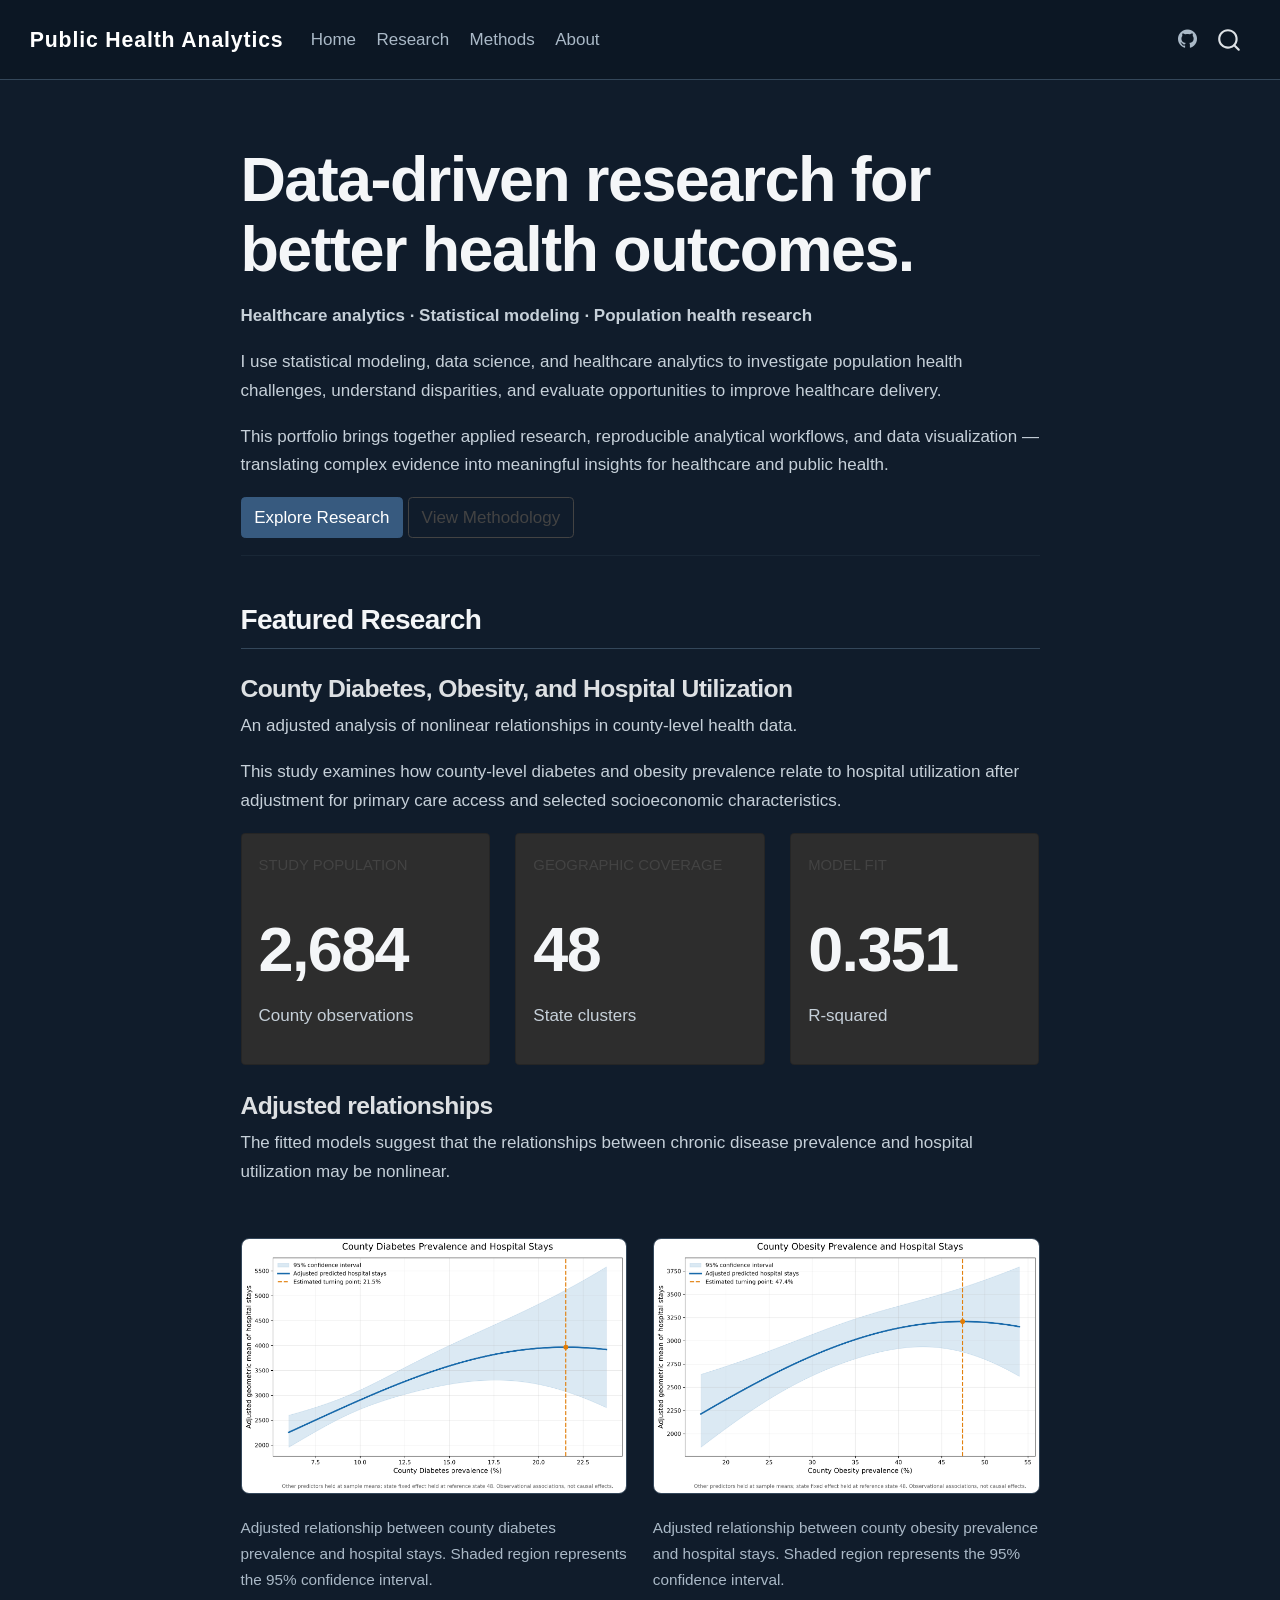
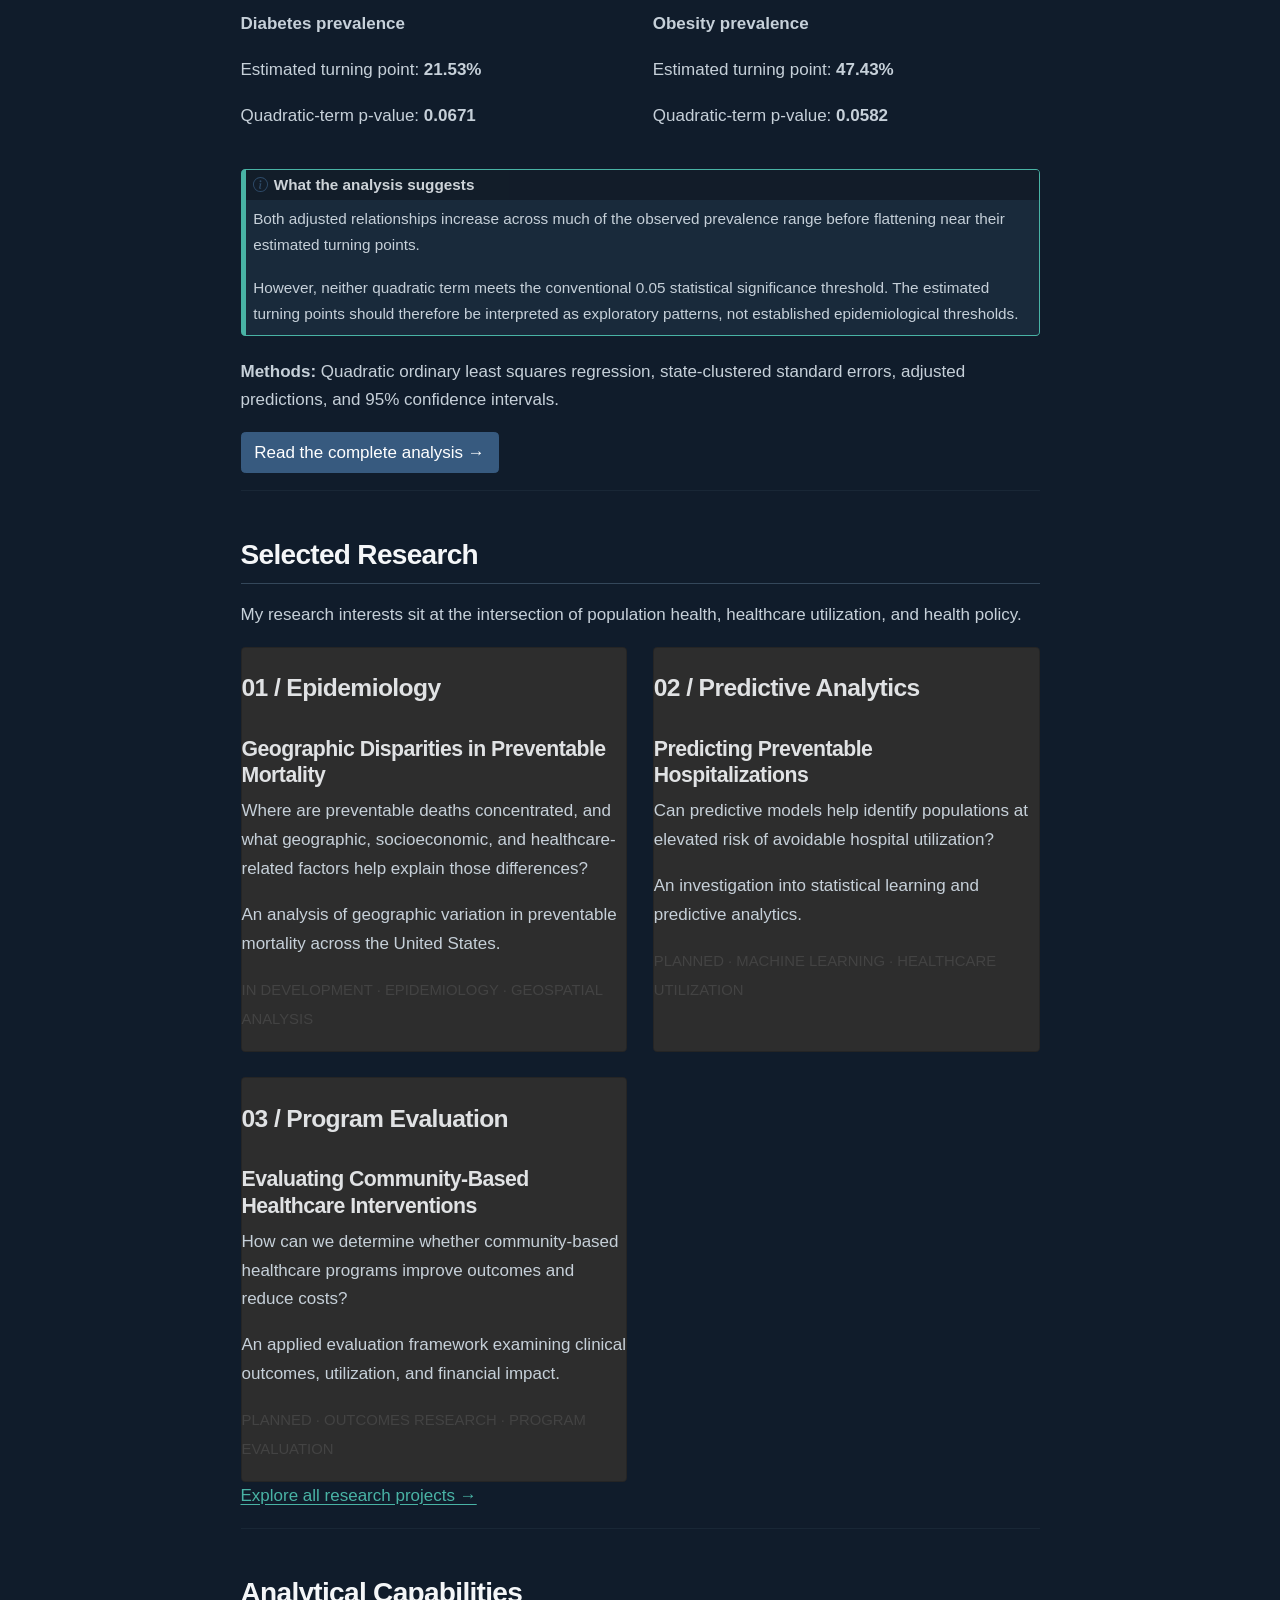
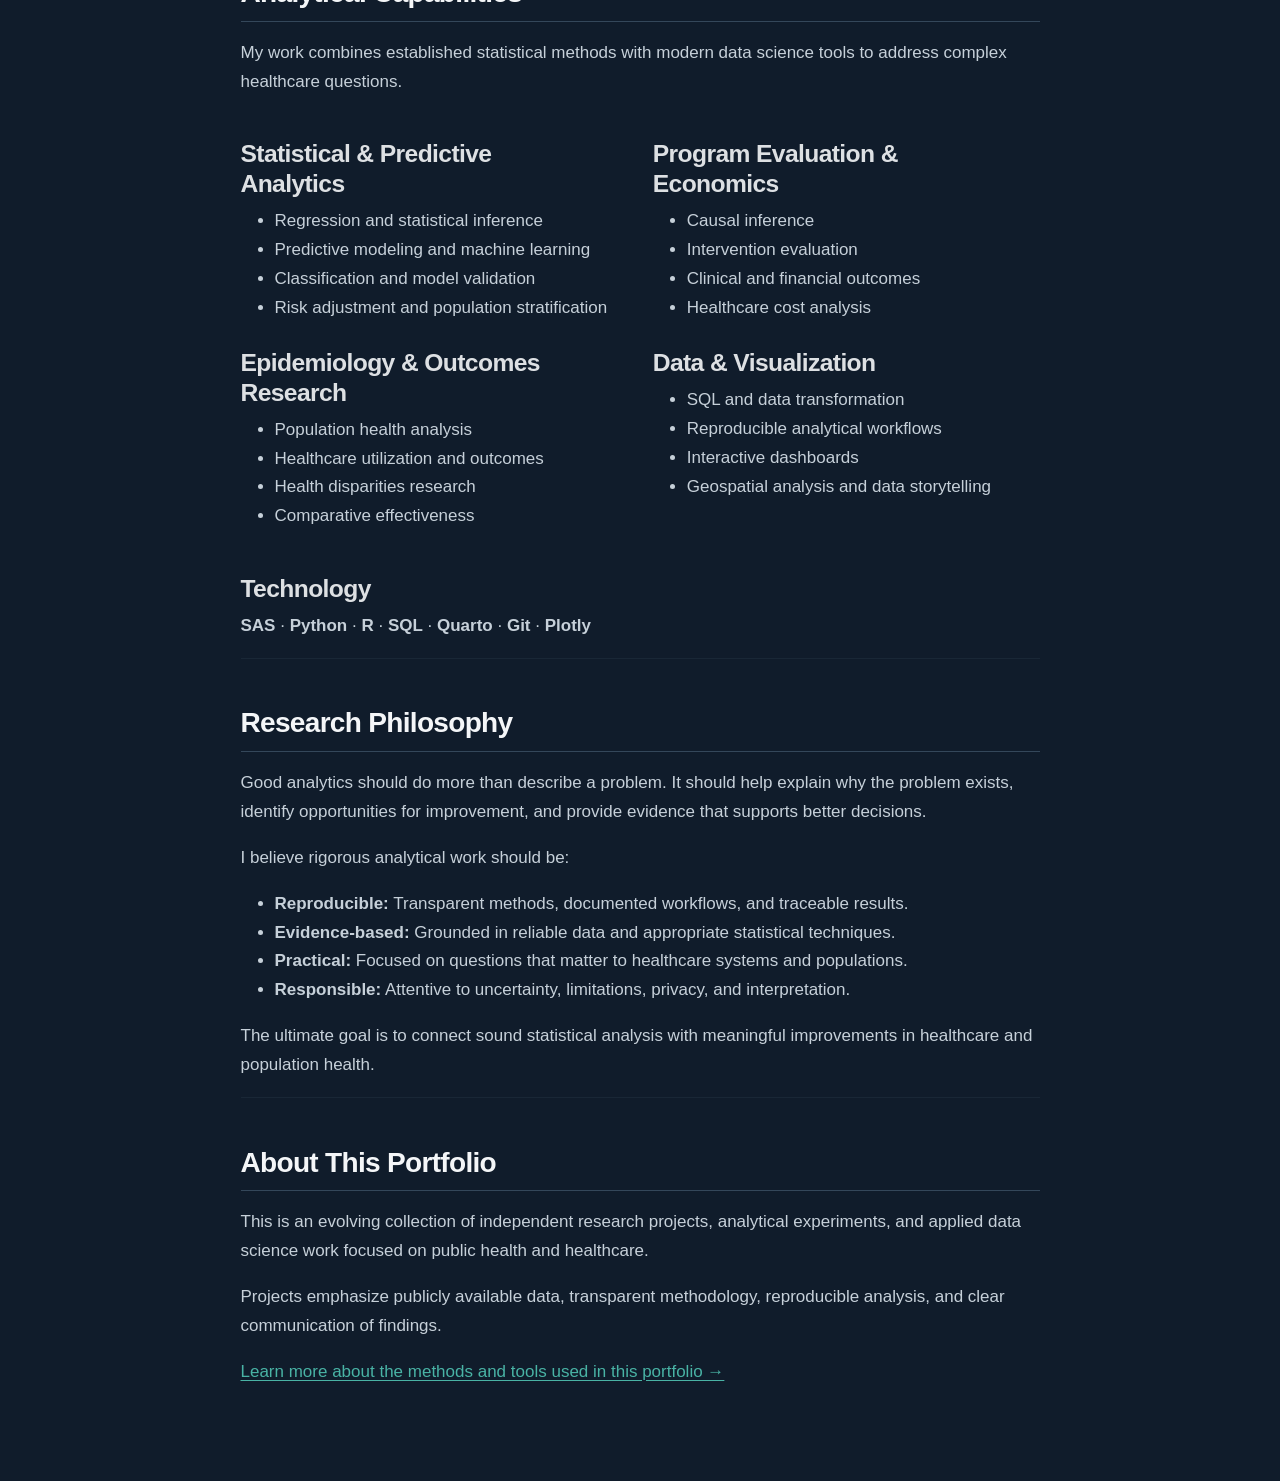
<file: index.html>
<!DOCTYPE html>
<html xmlns="http://www.w3.org/1999/xhtml" lang="en" xml:lang="en"><head>

<meta charset="utf-8">
<meta name="generator" content="quarto-1.11.9">

<meta name="viewport" content="width=device-width, initial-scale=1.0, user-scalable=yes">

<meta name="description" content="Healthcare analytics, applied research, and data science for better population health.">

<title>Public Health Analytics</title>
<style>
/* Default styles provided by pandoc.
** See https://pandoc.org/MANUAL.html#variables-for-html for config info.
*/
span.smallcaps{font-variant: small-caps;}
div.columns{display: flex; gap: 1.5em;}
div.column{flex: auto;}
@media screen {
div.columns{gap: min(4vw, 1.5em);}
div.column{overflow-x: auto;}
}
div.hanging-indent{margin-left: 1.5em; text-indent: -1.5em;}
ul.task-list{list-style: none;}
ul.task-list li input[type="checkbox"] {
  width: 0.8em;
  margin: 0 0.8em 0.2em -1em; /* quarto-specific, see https://github.com/quarto-dev/quarto-cli/issues/4556 */ 
  vertical-align: middle;
}
</style>


<script src="site_libs/quarto-nav/quarto-nav.js"></script>
<script src="site_libs/quarto-nav/headroom.min.js"></script>
<script src="site_libs/clipboard/clipboard.min.js"></script>
<script src="site_libs/quarto-search/autocomplete.umd.js"></script>
<script src="site_libs/quarto-search/fuse.min.js"></script>
<script src="site_libs/quarto-search/quarto-search.js"></script>
<meta name="quarto:offset" content="./">
<script src="site_libs/quarto-html/quarto.js" type="module"></script>
<script src="site_libs/quarto-html/tabsets/tabsets.js" type="module"></script>
<script src="site_libs/quarto-html/scrollable-regions/scrollable-regions.js" type="module"></script>
<script src="site_libs/quarto-html/popper.min.js"></script>
<script src="site_libs/quarto-html/tippy.umd.min.js"></script>
<script src="site_libs/quarto-html/anchor.min.js"></script>
<link href="site_libs/quarto-html/tippy.css" rel="stylesheet">
<link href="site_libs/quarto-html/quarto-syntax-highlighting-dark-447e42e69aaa9833c0ba1b986f430b20.css" rel="stylesheet" id="quarto-text-highlighting-styles">
<script src="site_libs/bootstrap/bootstrap.min.js"></script>
<link href="site_libs/bootstrap/bootstrap-icons.css" rel="stylesheet">
<link href="site_libs/bootstrap/bootstrap-c3ddf4a191e49fdf6a5f34df2d3f9695.min.css" rel="stylesheet" append-hash="true" id="quarto-bootstrap" data-mode="dark">
<script id="quarto-search-options" type="application/json">{
  "location": "navbar",
  "copy-button": false,
  "collapse-after": 3,
  "panel-placement": "end",
  "type": "overlay",
  "limit": 50,
  "keyboard-shortcut": [
    "f",
    "/",
    "s"
  ],
  "show-item-context": false,
  "language": {
    "search-no-results-text": "No results",
    "search-matching-documents-text": "matching documents",
    "search-copy-link-title": "Copy link to search",
    "search-hide-matches-text": "Hide additional matches",
    "search-more-match-text": "more match in this document",
    "search-more-matches-text": "more matches in this document",
    "search-clear-button-title": "Clear",
    "search-text-placeholder": "",
    "search-detached-cancel-button-title": "Cancel",
    "search-submit-button-title": "Submit",
    "search-label": "Search"
  }
}</script>
<style>html{ scroll-behavior: smooth; }</style>


<link rel="stylesheet" href="styles.css">
</head>

<body class="nav-fixed fullcontent quarto-light"><a id="quarto-skip-link" class="visually-hidden-focusable" href="#quarto-document-content">Skip to main content</a>

<div id="quarto-search-results"></div>
  <header id="quarto-header" class="headroom fixed-top">
    <nav class="navbar navbar-expand-lg " data-bs-theme="dark" aria-label="Site">
      <div class="navbar-container container-fluid">
      <div class="navbar-brand-container mx-auto">
    <a class="navbar-brand" href="./index.html">
    <span class="navbar-title">Public Health Analytics</span>
    </a>
  </div>
          <button class="navbar-toggler" type="button" data-bs-toggle="collapse" data-bs-target="#navbarCollapse" aria-controls="navbarCollapse" aria-expanded="false" aria-label="Toggle navigation" onclick="if (window.quartoToggleHeadroom) { window.quartoToggleHeadroom(); }">
  <span class="navbar-toggler-icon"></span>
</button>
          <div class="collapse navbar-collapse" id="navbarCollapse">
            <ul class="navbar-nav navbar-nav-scroll me-auto">
  <li class="nav-item">
    <a class="nav-link active" href="./index.html" aria-current="page"> 
<span class="menu-text">Home</span></a>
  </li>  
  <li class="nav-item">
    <a class="nav-link" href="./research/index.html"> 
<span class="menu-text">Research</span></a>
  </li>  
  <li class="nav-item">
    <a class="nav-link" href="./methods.html"> 
<span class="menu-text">Methods</span></a>
  </li>  
  <li class="nav-item">
    <a class="nav-link" href="./about.html"> 
<span class="menu-text">About</span></a>
  </li>  
</ul>
            <ul class="navbar-nav navbar-nav-scroll ms-auto">
  <li class="nav-item compact">
    <a class="nav-link" href="https://github.com/adgilfillan/public-health-analytics"> <i class="bi bi-github" role="img">
</i> 
<span class="menu-text"></span></a>
  </li>  
</ul>
          </div> <!-- /navcollapse -->
            <div class="quarto-navbar-tools">
</div>
            <div id="quarto-search" class="" title="Search"></div>
      </div> <!-- /container-fluid -->
    </nav>
</header>
<!-- content -->
<div id="quarto-content" class="quarto-container page-columns page-rows-contents page-layout-article page-navbar">
<!-- sidebar -->
<!-- margin-sidebar -->
    
<!-- main -->
<main class="content" id="quarto-document-content" tabindex="-1"><header id="title-block-header" class="quarto-title-block"></header>




<section id="data-driven-research-for-better-health-outcomes." class="level1">
<h1>Data-driven research for better health outcomes.</h1>
<p><strong>Healthcare analytics · Statistical modeling · Population health research</strong></p>
<p>I use statistical modeling, data science, and healthcare analytics to investigate population health challenges, understand disparities, and evaluate opportunities to improve healthcare delivery.</p>
<p>This portfolio brings together applied research, reproducible analytical workflows, and data visualization — translating complex evidence into meaningful insights for healthcare and public health.</p>
<p><a href="./research/index.html" class="btn btn-primary">Explore Research</a> <a href="./methods.html" class="btn btn-outline-secondary">View Methodology</a></p>
<hr>
<section id="featured-research" class="level2">
<h2 class="anchored" data-anchor-id="featured-research">Featured Research</h2>
<section id="county-diabetes-obesity-and-hospital-utilization" class="level3">
<h3 class="anchored" data-anchor-id="county-diabetes-obesity-and-hospital-utilization">County Diabetes, Obesity, and Hospital Utilization</h3>
<p>An adjusted analysis of nonlinear relationships in county-level health data.</p>
<p>This study examines how county-level diabetes and obesity prevalence relate to hospital utilization after adjustment for primary care access and selected socioeconomic characteristics.</p>
<div class="grid">
<div class="g-col-12 g-col-md-4">
<div class="card h-100">
<div class="card-body">
<p><small class="text-secondary">STUDY POPULATION</small></p>
<section id="section" class="level1">
<h1>2,684</h1>
<p>County observations</p>
</section>
</div>
</div>
</div>
<div class="g-col-12 g-col-md-4">
<div class="card h-100">
<div class="card-body">
<p><small class="text-secondary">GEOGRAPHIC COVERAGE</small></p>
<section id="section-1" class="level1">
<h1>48</h1>
<p>State clusters</p>
</section>
</div>
</div>
</div>
<div class="g-col-12 g-col-md-4">
<div class="card h-100">
<div class="card-body">
<p><small class="text-secondary">MODEL FIT</small></p>
<section id="section-2" class="level1">
<h1>0.351</h1>
<p>R-squared</p>
</section>
</div>
</div>
</div>
</div>
</section>
<section id="adjusted-relationships" class="level3">
<h3 class="anchored" data-anchor-id="adjusted-relationships">Adjusted relationships</h3>
<p>The fitted models suggest that the relationships between chronic disease prevalence and hospital utilization may be nonlinear.</p>
<div class="grid">
<div class="g-col-12 g-col-md-6">
<div class="quarto-figure quarto-figure-center">
<figure class="figure">
<p><img src="research/figures/diabetes_adjusted_relationship.png" class="img-fluid figure-img" alt="Adjusted predicted hospital stays by county diabetes prevalence, with a 95 percent confidence interval."></p>
<figcaption>Adjusted relationship between county diabetes prevalence and hospital stays. Shaded region represents the 95% confidence interval.</figcaption>
</figure>
</div>
<p><strong>Diabetes prevalence</strong></p>
<p>Estimated turning point: <strong>21.53%</strong></p>
<p>Quadratic-term p-value: <strong>0.0671</strong></p>
</div>
<div class="g-col-12 g-col-md-6">
<div class="quarto-figure quarto-figure-center">
<figure class="figure">
<p><img src="research/figures/obesity_adjusted_relationship.png" class="img-fluid figure-img" alt="Adjusted predicted hospital stays by county obesity prevalence, with a 95 percent confidence interval."></p>
<figcaption>Adjusted relationship between county obesity prevalence and hospital stays. Shaded region represents the 95% confidence interval.</figcaption>
</figure>
</div>
<p><strong>Obesity prevalence</strong></p>
<p>Estimated turning point: <strong>47.43%</strong></p>
<p>Quadratic-term p-value: <strong>0.0582</strong></p>
</div>
</div>
<div class="callout callout-style-default callout-note callout-titled">
<div class="callout-header d-flex align-content-center">
<div class="callout-icon-container">
<i class="callout-icon"></i>
</div>
<div class="callout-title-container flex-fill">
<span class="screen-reader-only">Note</span>What the analysis suggests
</div>
</div>
<div class="callout-body-container callout-body">
<p>Both adjusted relationships increase across much of the observed prevalence range before flattening near their estimated turning points.</p>
<p>However, neither quadratic term meets the conventional 0.05 statistical significance threshold. The estimated turning points should therefore be interpreted as exploratory patterns, not established epidemiological thresholds.</p>
</div>
</div>
<p><strong>Methods:</strong> Quadratic ordinary least squares regression, state-clustered standard errors, adjusted predictions, and 95% confidence intervals.</p>
<p><a href="./research/diabetes-obesity-hospital-use.html" class="btn btn-primary">Read the complete analysis →</a></p>
<hr>
</section>
</section>
<section id="selected-research" class="level2">
<h2 class="anchored" data-anchor-id="selected-research">Selected Research</h2>
<p>My research interests sit at the intersection of population health, healthcare utilization, and health policy.</p>
<div class="grid">
<div class="g-col-12 g-col-md-6">
<section id="epidemiology" class="level3 card h-100">
<h3 class="anchored" data-anchor-id="epidemiology">01 / Epidemiology</h3>
<section id="geographic-disparities-in-preventable-mortality" class="level4">
<h4 class="anchored" data-anchor-id="geographic-disparities-in-preventable-mortality">Geographic Disparities in Preventable Mortality</h4>
<p>Where are preventable deaths concentrated, and what geographic, socioeconomic, and healthcare-related factors help explain those differences?</p>
<p>An analysis of geographic variation in preventable mortality across the United States.</p>
<p><small class="text-secondary">IN DEVELOPMENT · EPIDEMIOLOGY · GEOSPATIAL ANALYSIS</small></p>
</section>
</section>
</div>
<div class="g-col-12 g-col-md-6">
<section id="predictive-analytics" class="level3 card h-100">
<h3 class="anchored" data-anchor-id="predictive-analytics">02 / Predictive Analytics</h3>
<section id="predicting-preventable-hospitalizations" class="level4">
<h4 class="anchored" data-anchor-id="predicting-preventable-hospitalizations">Predicting Preventable Hospitalizations</h4>
<p>Can predictive models help identify populations at elevated risk of avoidable hospital utilization?</p>
<p>An investigation into statistical learning and predictive analytics.</p>
<p><small class="text-secondary">PLANNED · MACHINE LEARNING · HEALTHCARE UTILIZATION</small></p>
</section>
</section>
</div>
<div class="g-col-12 g-col-md-6">
<section id="program-evaluation" class="level3 card h-100">
<h3 class="anchored" data-anchor-id="program-evaluation">03 / Program Evaluation</h3>
<section id="evaluating-community-based-healthcare-interventions" class="level4">
<h4 class="anchored" data-anchor-id="evaluating-community-based-healthcare-interventions">Evaluating Community-Based Healthcare Interventions</h4>
<p>How can we determine whether community-based healthcare programs improve outcomes and reduce costs?</p>
<p>An applied evaluation framework examining clinical outcomes, utilization, and financial impact.</p>
<p><small class="text-secondary">PLANNED · OUTCOMES RESEARCH · PROGRAM EVALUATION</small></p>
</section>
</section>
</div>
</div>
<p><a href="./research/index.html">Explore all research projects →</a></p>
<hr>
</section>
<section id="analytical-capabilities" class="level2">
<h2 class="anchored" data-anchor-id="analytical-capabilities">Analytical Capabilities</h2>
<p>My work combines established statistical methods with modern data science tools to address complex healthcare questions.</p>
<div class="grid">
<div class="g-col-12 g-col-md-6">
<section id="statistical-predictive-analytics" class="level3">
<h3 class="anchored" data-anchor-id="statistical-predictive-analytics">Statistical &amp; Predictive Analytics</h3>
<ul>
<li>Regression and statistical inference</li>
<li>Predictive modeling and machine learning</li>
<li>Classification and model validation</li>
<li>Risk adjustment and population stratification</li>
</ul>
</section>
<section id="epidemiology-outcomes-research" class="level3">
<h3 class="anchored" data-anchor-id="epidemiology-outcomes-research">Epidemiology &amp; Outcomes Research</h3>
<ul>
<li>Population health analysis</li>
<li>Healthcare utilization and outcomes</li>
<li>Health disparities research</li>
<li>Comparative effectiveness</li>
</ul>
</section>
</div>
<div class="g-col-12 g-col-md-6">
<section id="program-evaluation-economics" class="level3">
<h3 class="anchored" data-anchor-id="program-evaluation-economics">Program Evaluation &amp; Economics</h3>
<ul>
<li>Causal inference</li>
<li>Intervention evaluation</li>
<li>Clinical and financial outcomes</li>
<li>Healthcare cost analysis</li>
</ul>
</section>
<section id="data-visualization" class="level3">
<h3 class="anchored" data-anchor-id="data-visualization">Data &amp; Visualization</h3>
<ul>
<li>SQL and data transformation</li>
<li>Reproducible analytical workflows</li>
<li>Interactive dashboards</li>
<li>Geospatial analysis and data storytelling</li>
</ul>
</section>
</div>
</div>
<section id="technology" class="level3">
<h3 class="anchored" data-anchor-id="technology">Technology</h3>
<div class="technology-stack">
<p><strong>SAS</strong> · <strong>Python</strong> · <strong>R</strong> · <strong>SQL</strong> · <strong>Quarto</strong> · <strong>Git</strong> · <strong>Plotly</strong></p>
</div>
<hr>
</section>
</section>
<section id="research-philosophy" class="level2">
<h2 class="anchored" data-anchor-id="research-philosophy">Research Philosophy</h2>
<p>Good analytics should do more than describe a problem. It should help explain why the problem exists, identify opportunities for improvement, and provide evidence that supports better decisions.</p>
<p>I believe rigorous analytical work should be:</p>
<ul>
<li><strong>Reproducible:</strong> Transparent methods, documented workflows, and traceable results.</li>
<li><strong>Evidence-based:</strong> Grounded in reliable data and appropriate statistical techniques.</li>
<li><strong>Practical:</strong> Focused on questions that matter to healthcare systems and populations.</li>
<li><strong>Responsible:</strong> Attentive to uncertainty, limitations, privacy, and interpretation.</li>
</ul>
<p>The ultimate goal is to connect sound statistical analysis with meaningful improvements in healthcare and population health.</p>
<hr>
</section>
<section id="about-this-portfolio" class="level2">
<h2 class="anchored" data-anchor-id="about-this-portfolio">About This Portfolio</h2>
<p>This is an evolving collection of independent research projects, analytical experiments, and applied data science work focused on public health and healthcare.</p>
<p>Projects emphasize publicly available data, transparent methodology, reproducible analysis, and clear communication of findings.</p>
<p><a href="./methods.html">Learn more about the methods and tools used in this portfolio →</a></p>


</section>
</section>

</main> <!-- /main -->
<script id="quarto-html-after-body" type="application/javascript">
  window.document.addEventListener("DOMContentLoaded", function (event) {
    const icon = "";
    const anchorJS = new window.AnchorJS();
    anchorJS.options = {
      placement: 'right',
      icon: icon
    };
    anchorJS.add('.anchored');
    const isCodeAnnotation = (el) => {
      for (const clz of el.classList) {
        if (clz.startsWith('code-annotation-')) {                     
          return true;
        }
      }
      return false;
    }
    const onCopySuccess = function(e) {
      // button target
      const button = e.trigger;
      // don't keep focus
      button.blur();
      // flash "checked"
      button.classList.add('code-copy-button-checked');
      var currentTitle = button.getAttribute("title");
      button.setAttribute("title", "Copied!");
      let tooltip;
      if (window.bootstrap) {
        button.setAttribute("data-bs-toggle", "tooltip");
        button.setAttribute("data-bs-placement", "left");
        button.setAttribute("data-bs-title", "Copied!");
        tooltip = new bootstrap.Tooltip(button, 
          { trigger: "manual", 
            customClass: "code-copy-button-tooltip",
            offset: [0, -8]});
        tooltip.show();    
      }
      setTimeout(function() {
        if (tooltip) {
          tooltip.hide();
          button.removeAttribute("data-bs-title");
          button.removeAttribute("data-bs-toggle");
          button.removeAttribute("data-bs-placement");
        }
        button.setAttribute("title", currentTitle);
        button.classList.remove('code-copy-button-checked');
      }, 1000);
      // clear code selection
      e.clearSelection();
    }
    const getTextToCopy = function(trigger) {
      const outerScaffold = trigger.parentElement.cloneNode(true);
      const codeEl = outerScaffold.querySelector('code');
      for (const childEl of codeEl.children) {
        if (isCodeAnnotation(childEl)) {
          childEl.remove();
        }
      }
      return codeEl.innerText;
    }
    const clipboard = new window.ClipboardJS('.code-copy-button:not([data-in-quarto-modal])', {
      text: getTextToCopy
    });
    clipboard.on('success', onCopySuccess);
    if (window.document.getElementById('quarto-embedded-source-code-modal')) {
      const clipboardModal = new window.ClipboardJS('.code-copy-button[data-in-quarto-modal]', {
        text: getTextToCopy,
        container: window.document.getElementById('quarto-embedded-source-code-modal')
      });
      clipboardModal.on('success', onCopySuccess);
    }
      var localhostRegex = new RegExp(/^(?:http|https):\/\/localhost\:?[0-9]*\//);
      var mailtoRegex = new RegExp(/^mailto:/);
        var filterRegex = new RegExp("https:\/\/adgilfillan\.github\.io\/public-health-analytics\/");
      var isInternal = (href) => {
          return filterRegex.test(href) || localhostRegex.test(href) || mailtoRegex.test(href);
      }
      // Inspect non-navigation links and adorn them if external
      window.quartoDecorateExternalLinks = function (root) {
     var links = (root || window.document).querySelectorAll('a[href]:not(.nav-link):not(.navbar-brand):not(.toc-action):not(.sidebar-link):not(.sidebar-item-toggle):not(.pagination-link):not(.no-external):not([aria-hidden]):not(.dropdown-item):not(.quarto-navigation-tool):not(.about-link)');
      for (var i=0; i<links.length; i++) {
        const link = links[i];
        if (!isInternal(link.href)) {
          // undo the damage that might have been done by quarto-nav.js in the case of
          // links that we want to consider external
          if (link.dataset.originalHref !== undefined) {
            link.href = link.dataset.originalHref;
          }
          if (!link.classList.contains('no-external-icon')) {
          }
        }
      }
      };
      window.quartoDecorateExternalLinks(window.document);
    // Esc closes the popup (WCAG 1.4.13) and focus leaving both trigger and
    // popup closes it (WCAG 2.4.11); tippy handles neither for interactive popups.
    const hideOnEscAndFocusOut = {
      name: 'hideOnEscAndFocusOut',
      defaultValue: true,
      fn(instance) {
        const dismiss = () => {
          // A show scheduled by the trigger delay would otherwise reopen it
          instance.clearDelayTimeouts();
          instance.hide();
        };
        const onKeyDown = (event) => {
          if (event.key !== 'Escape') {
            return;
          }
          // Keep Esc from also reaching page handlers (e.g. reveal.js overview),
          // except an open reveal.js slide menu, which Esc should close too.
          // The menu handles keys only when its keyboard option is on.
          const menuHandlesEsc = window.Reveal?.getPlugin?.('menu')?.isOpen() &&
            window.Reveal.getConfig().menu?.keyboard !== false;
          if (!menuHandlesEsc) {
            event.stopPropagation();
          }
          if (instance.popper.contains(window.document.activeElement)) {
            // Disabled while refocusing so the focus trigger does not reopen it
            instance.disable();
            instance.reference.focus();
            instance.enable();
          }
          dismiss();
        };
        const onFocusOut = (event) => {
          const target = event.relatedTarget;
          if (target && !instance.reference.contains(target) &&
              !instance.popper.contains(target)) {
            dismiss();
          }
        };
        // On the trigger too: a click trigger (code-annotations: select) has no
        // blur handling. Attached for the instance's lifetime so leaving the
        // trigger also cancels a show still pending on the trigger delay.
        instance.reference.addEventListener('focusout', onFocusOut);
        return {
          onShow() {
            window.document.addEventListener('keydown', onKeyDown, true);
            instance.popper.addEventListener('focusout', onFocusOut);
          },
          onHide() {
            window.document.removeEventListener('keydown', onKeyDown, true);
            instance.popper.removeEventListener('focusout', onFocusOut);
          },
          onDestroy() {
            instance.reference.removeEventListener('focusout', onFocusOut);
          },
        };
      },
    };
    function tippyHover(el, contentFn, onTriggerFn, onUntriggerFn) {
      const config = {
        allowHTML: true,
        maxWidth: 500,
        delay: 100,
        arrow: false,
        appendTo: function(el) {
            return el.parentElement;
        },
        interactive: true,
        interactiveBorder: 10,
        theme: 'quarto',
        placement: 'bottom-start',
        plugins: [hideOnEscAndFocusOut],
      };
      if (contentFn) {
        config.content = contentFn;
      }
      if (onTriggerFn) {
        config.onTrigger = onTriggerFn;
      }
      if (onUntriggerFn) {
        config.onUntrigger = onUntriggerFn;
      }
      window.tippy(el, config); 
    }
    const noterefs = window.document.querySelectorAll('a[role="doc-noteref"]');
    for (var i=0; i<noterefs.length; i++) {
      const ref = noterefs[i];
      tippyHover(ref, function() {
        // use id or data attribute instead here
        let href = ref.getAttribute('data-footnote-href') || ref.getAttribute('href');
        try { href = new URL(href).hash; } catch {}
        const id = href.replace(/^#\/?/, "");
        const note = window.document.getElementById(id);
        if (note) {
          return note.innerHTML;
        } else {
          return "";
        }
      });
    }
    const xrefs = window.document.querySelectorAll('a.quarto-xref');
    const processXRef = (id, note) => {
      // Strip column container classes
      const stripColumnClz = (el) => {
        el.classList.remove("page-full", "page-columns");
        if (el.children) {
          for (const child of el.children) {
            stripColumnClz(child);
          }
        }
      }
      stripColumnClz(note)
      if (id === null || id.startsWith('sec-')) {
        // Special case sections, only their first couple elements
        const container = document.createElement("div");
        if (note.children && note.children.length > 2) {
          container.appendChild(note.children[0].cloneNode(true));
          for (let i = 1; i < note.children.length; i++) {
            const child = note.children[i];
            if (child.tagName === "P" && child.innerText === "") {
              continue;
            } else {
              container.appendChild(child.cloneNode(true));
              break;
            }
          }
          if (window.Quarto?.typesetMath) {
            window.Quarto.typesetMath(container);
          }
          return container.innerHTML
        } else {
          if (window.Quarto?.typesetMath) {
            window.Quarto.typesetMath(note);
          }
          return note.innerHTML;
        }
      } else {
        // Remove any anchor links if they are present
        const anchorLink = note.querySelector('a.anchorjs-link');
        if (anchorLink) {
          anchorLink.remove();
        }
        if (window.Quarto?.typesetMath) {
          window.Quarto.typesetMath(note);
        }
        if (note.classList.contains("callout")) {
          return note.outerHTML;
        } else {
          return note.innerHTML;
        }
      }
    }
    for (var i=0; i<xrefs.length; i++) {
      const xref = xrefs[i];
      tippyHover(xref, undefined, function(instance) {
        instance.disable();
        let url = xref.getAttribute('href');
        let hash = undefined; 
        if (url.startsWith('#')) {
          hash = url;
        } else {
          try { hash = new URL(url).hash; } catch {}
        }
        if (hash) {
          const id = hash.replace(/^#\/?/, "");
          const note = window.document.getElementById(id);
          if (note !== null) {
            try {
              const html = processXRef(id, note.cloneNode(true));
              instance.setContent(html);
            } finally {
              instance.enable();
              instance.show();
            }
          } else {
            // See if we can fetch this
            fetch(url.split('#')[0])
            .then(res => res.text())
            .then(html => {
              const parser = new DOMParser();
              const htmlDoc = parser.parseFromString(html, "text/html");
              const note = htmlDoc.getElementById(id);
              if (note !== null) {
                const html = processXRef(id, note);
                instance.setContent(html);
              } 
            }).finally(() => {
              instance.enable();
              instance.show();
            });
          }
        } else {
          // See if we can fetch a full url (with no hash to target)
          // This is a special case and we should probably do some content thinning / targeting
          fetch(url)
          .then(res => res.text())
          .then(html => {
            const parser = new DOMParser();
            const htmlDoc = parser.parseFromString(html, "text/html");
            const note = htmlDoc.querySelector('main.content');
            if (note !== null) {
              // This should only happen for chapter cross references
              // (since there is no id in the URL)
              // remove the first header
              if (note.children.length > 0 && note.children[0].tagName === "HEADER") {
                note.children[0].remove();
              }
              const html = processXRef(null, note);
              instance.setContent(html);
            } 
          }).finally(() => {
            instance.enable();
            instance.show();
          });
        }
      }, function(instance) {
      });
    }
        let selectedAnnoteEl;
        const selectorForAnnotation = ( cell, annotation) => {
          let cellAttr = 'data-code-cell="' + cell + '"';
          let lineAttr = 'data-code-annotation="' +  annotation + '"';
          const selector = 'span[' + cellAttr + '][' + lineAttr + ']';
          return selector;
        }
        const selectCodeLines = (annoteEl) => {
          const doc = window.document;
          const targetCell = annoteEl.getAttribute("data-target-cell");
          const targetAnnotation = annoteEl.getAttribute("data-target-annotation");
          const annoteSpan = window.document.querySelector(selectorForAnnotation(targetCell, targetAnnotation));
          const lines = annoteSpan.getAttribute("data-code-lines").split(",");
          const lineIds = lines.map((line) => {
            return targetCell + "-" + line;
          })
          // Each band is positioned against its own containing block, which is
          // not the offsetParent of the lines, so place it from client rects.
          const placeBand = (band, firstEl, lastEl, codeBlock) => {
            const container = band.offsetParent;
            if (container === null) {
              return;
            }
            const containerRect = container.getBoundingClientRect();
            // Reveal.js scales slides with a transform, so convert client
            // pixels back to the CSS pixels of the container.
            const scale = containerRect.height / container.offsetHeight || 1;
            const firstRect = firstEl.getBoundingClientRect();
            const lastRect = lastEl.getBoundingClientRect();
            const top = (firstRect.top - containerRect.top) / scale - container.clientTop + container.scrollTop;
            const height = (lastRect.bottom - firstRect.top) / scale;
            band.style.top = top - 2 + "px";
            band.style.height = height + 4 + "px";
            if (codeBlock) {
              // Without the copy button wrapper, the containing block is wider
              // than the code block, so span the code block explicitly.
              const blockRect = codeBlock.getBoundingClientRect();
              band.style.left = (blockRect.left - containerRect.left) / scale - container.clientLeft + container.scrollLeft + "px";
              band.style.width = blockRect.width / scale + "px";
            }
          };
          if (lineIds.length > 0) {
            const el = window.document.getElementById(lineIds[0]);
            const lastEl = window.document.getElementById(lineIds[lineIds.length - 1]);
            const parent = el.parentElement.parentElement;
            // cook up a div (if necessary) and position it
            let div = window.document.getElementById("code-annotation-line-highlight");
            if (div === null) {
              div = window.document.createElement("div");
              div.setAttribute("id", "code-annotation-line-highlight");
              div.style.position = 'absolute';
              parent.appendChild(div);
            }
            placeBand(div, el, lastEl, parent.closest("div.sourceCode") || parent);
            let gutterDiv = window.document.getElementById("code-annotation-line-highlight-gutter");
            if (gutterDiv === null) {
              gutterDiv = window.document.createElement("div");
              gutterDiv.setAttribute("id", "code-annotation-line-highlight-gutter");
              gutterDiv.style.position = 'absolute';
              const codeCell = window.document.getElementById(targetCell);
              const gutter = codeCell.querySelector('.code-annotation-gutter');
              gutter.appendChild(gutterDiv);
            }
            placeBand(gutterDiv, el, lastEl);
            selectedAnnoteEl = annoteEl;
          }
        };
        const unselectCodeLines = () => {
          const elementsIds = ["code-annotation-line-highlight", "code-annotation-line-highlight-gutter"];
          elementsIds.forEach((elId) => {
            const div = window.document.getElementById(elId);
            if (div) {
              div.remove();
            }
          });
          selectedAnnoteEl = undefined;
        };
          // Handle positioning of the toggle
      window.addEventListener(
        "resize",
        throttle(() => {
          elRect = undefined;
          if (selectedAnnoteEl) {
            selectCodeLines(selectedAnnoteEl);
          }
        }, 10)
      );
      function throttle(fn, ms) {
      let throttle = false;
      let timer;
        return (...args) => {
          if(!throttle) { // first call gets through
              fn.apply(this, args);
              throttle = true;
          } else { // all the others get throttled
              if(timer) clearTimeout(timer); // cancel #2
              timer = setTimeout(() => {
                fn.apply(this, args);
                timer = throttle = false;
              }, ms);
          }
        };
      }
        // Attach click handler to the DT
        const annoteDls = window.document.querySelectorAll('dt[data-target-cell]');
        for (const annoteDlNode of annoteDls) {
          annoteDlNode.addEventListener('click', (event) => {
            const clickedEl = event.target;
            if (clickedEl !== selectedAnnoteEl) {
              unselectCodeLines();
              const activeEl = window.document.querySelector('dt[data-target-cell].code-annotation-active');
              if (activeEl) {
                activeEl.classList.remove('code-annotation-active');
              }
              selectCodeLines(clickedEl);
              clickedEl.classList.add('code-annotation-active');
            } else {
              // Unselect the line
              unselectCodeLines();
              clickedEl.classList.remove('code-annotation-active');
            }
          });
        }
    const findCites = (el) => {
      const parentEl = el.parentElement;
      if (parentEl) {
        const cites = parentEl.dataset.cites;
        if (cites) {
          return {
            el,
            cites: cites.split(' ')
          };
        } else {
          return findCites(el.parentElement)
        }
      } else {
        return undefined;
      }
    };
    var bibliorefs = window.document.querySelectorAll('a[role="doc-biblioref"]');
    for (var i=0; i<bibliorefs.length; i++) {
      const ref = bibliorefs[i];
      const citeInfo = findCites(ref);
      if (citeInfo) {
        tippyHover(citeInfo.el, function() {
          var popup = window.document.createElement('div');
          citeInfo.cites.forEach(function(cite) {
            var citeDiv = window.document.createElement('div');
            citeDiv.classList.add('hanging-indent');
            citeDiv.classList.add('csl-entry');
            var biblioDiv = window.document.getElementById('ref-' + cite);
            if (biblioDiv) {
              citeDiv.innerHTML = biblioDiv.innerHTML;
            }
            popup.appendChild(citeDiv);
          });
          return popup.innerHTML;
        });
      }
    }
  });
  </script>
  <script type="application/javascript">
  window.quartoScrollableRegionsLabels = {"code":"Scrollable code","output":"Scrollable output"};
  </script>
</div> <!-- /content -->




<script src="site_libs/quarto-html/zenscroll-min.js"></script>
</body></html>
</file>
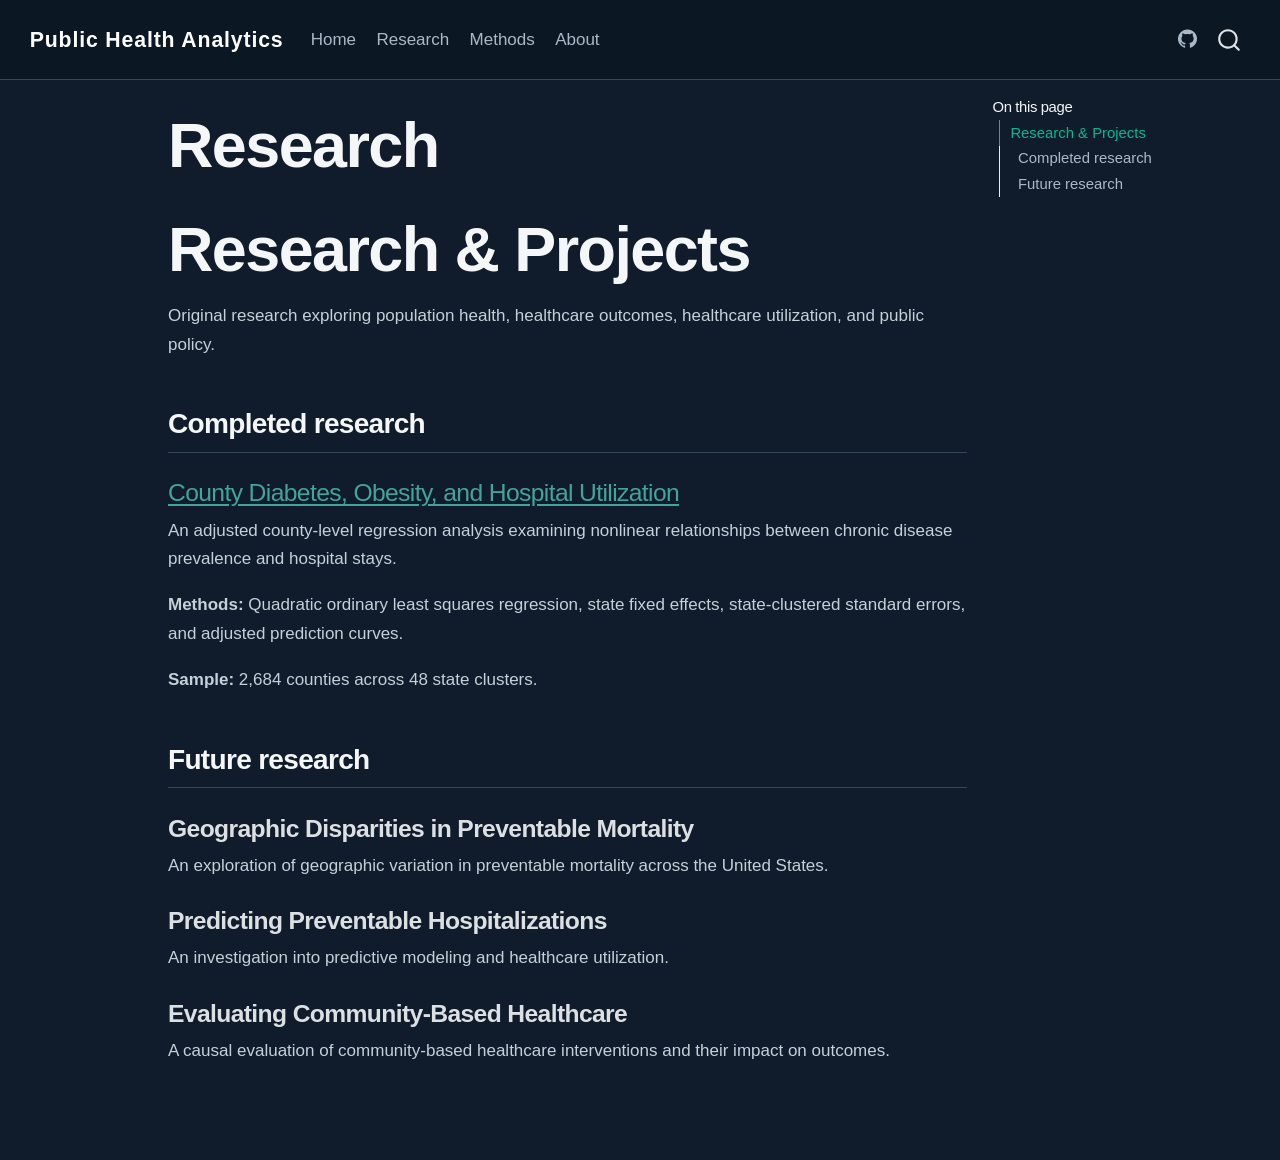
<file: research/index.html>
<!DOCTYPE html>
<html xmlns="http://www.w3.org/1999/xhtml" lang="en" xml:lang="en"><head>

<meta charset="utf-8">
<meta name="generator" content="quarto-1.11.9">

<meta name="viewport" content="width=device-width, initial-scale=1.0, user-scalable=yes">


<title>Research – Public Health Analytics</title>
<style>
/* Default styles provided by pandoc.
** See https://pandoc.org/MANUAL.html#variables-for-html for config info.
*/
span.smallcaps{font-variant: small-caps;}
div.columns{display: flex; gap: 1.5em;}
div.column{flex: auto;}
@media screen {
div.columns{gap: min(4vw, 1.5em);}
div.column{overflow-x: auto;}
}
div.hanging-indent{margin-left: 1.5em; text-indent: -1.5em;}
ul.task-list{list-style: none;}
ul.task-list li input[type="checkbox"] {
  width: 0.8em;
  margin: 0 0.8em 0.2em -1em; /* quarto-specific, see https://github.com/quarto-dev/quarto-cli/issues/4556 */ 
  vertical-align: middle;
}
</style>


<script src="../site_libs/quarto-nav/quarto-nav.js"></script>
<script src="../site_libs/quarto-nav/headroom.min.js"></script>
<script src="../site_libs/clipboard/clipboard.min.js"></script>
<script src="../site_libs/quarto-search/autocomplete.umd.js"></script>
<script src="../site_libs/quarto-search/fuse.min.js"></script>
<script src="../site_libs/quarto-search/quarto-search.js"></script>
<meta name="quarto:offset" content="../">
<script src="../site_libs/quarto-html/quarto.js" type="module"></script>
<script src="../site_libs/quarto-html/tabsets/tabsets.js" type="module"></script>
<script src="../site_libs/quarto-html/scrollable-regions/scrollable-regions.js" type="module"></script>
<script src="../site_libs/quarto-html/popper.min.js"></script>
<script src="../site_libs/quarto-html/tippy.umd.min.js"></script>
<script src="../site_libs/quarto-html/anchor.min.js"></script>
<link href="../site_libs/quarto-html/tippy.css" rel="stylesheet">
<link href="../site_libs/quarto-html/quarto-syntax-highlighting-dark-447e42e69aaa9833c0ba1b986f430b20.css" rel="stylesheet" id="quarto-text-highlighting-styles">
<script src="../site_libs/bootstrap/bootstrap.min.js"></script>
<link href="../site_libs/bootstrap/bootstrap-icons.css" rel="stylesheet">
<link href="../site_libs/bootstrap/bootstrap-977c00f727d934aaf92f33c3e4ecd871.min.css" rel="stylesheet" append-hash="true" id="quarto-bootstrap" data-mode="dark">
<script id="quarto-search-options" type="application/json">{
  "location": "navbar",
  "copy-button": false,
  "collapse-after": 3,
  "panel-placement": "end",
  "type": "overlay",
  "limit": 50,
  "keyboard-shortcut": [
    "f",
    "/",
    "s"
  ],
  "show-item-context": false,
  "language": {
    "search-no-results-text": "No results",
    "search-matching-documents-text": "matching documents",
    "search-copy-link-title": "Copy link to search",
    "search-hide-matches-text": "Hide additional matches",
    "search-more-match-text": "more match in this document",
    "search-more-matches-text": "more matches in this document",
    "search-clear-button-title": "Clear",
    "search-text-placeholder": "",
    "search-detached-cancel-button-title": "Cancel",
    "search-submit-button-title": "Submit",
    "search-label": "Search"
  }
}</script>
<style>html{ scroll-behavior: smooth; }</style>


<link rel="stylesheet" href="../styles.css">
</head>

<body class="nav-fixed quarto-light"><a id="quarto-skip-link" class="visually-hidden-focusable" href="#quarto-document-content">Skip to main content</a>

<div id="quarto-search-results"></div>
  <header id="quarto-header" class="headroom fixed-top">
    <nav class="navbar navbar-expand-lg " data-bs-theme="dark" aria-label="Site">
      <div class="navbar-container container-fluid">
      <div class="navbar-brand-container mx-auto">
    <a class="navbar-brand" href="../index.html">
    <span class="navbar-title">Public Health Analytics</span>
    </a>
  </div>
          <button class="navbar-toggler" type="button" data-bs-toggle="collapse" data-bs-target="#navbarCollapse" aria-controls="navbarCollapse" aria-expanded="false" aria-label="Toggle navigation" onclick="if (window.quartoToggleHeadroom) { window.quartoToggleHeadroom(); }">
  <span class="navbar-toggler-icon"></span>
</button>
          <div class="collapse navbar-collapse" id="navbarCollapse">
            <ul class="navbar-nav navbar-nav-scroll me-auto">
  <li class="nav-item">
    <a class="nav-link" href="../index.html"> 
<span class="menu-text">Home</span></a>
  </li>  
  <li class="nav-item">
    <a class="nav-link active" href="../research/index.html" aria-current="page"> 
<span class="menu-text">Research</span></a>
  </li>  
  <li class="nav-item">
    <a class="nav-link" href="../methods.html"> 
<span class="menu-text">Methods</span></a>
  </li>  
  <li class="nav-item">
    <a class="nav-link" href="../about.html"> 
<span class="menu-text">About</span></a>
  </li>  
</ul>
            <ul class="navbar-nav navbar-nav-scroll ms-auto">
  <li class="nav-item compact">
    <a class="nav-link" href="https://github.com/adgilfillan/public-health-analytics"> <i class="bi bi-github" role="img">
</i> 
<span class="menu-text"></span></a>
  </li>  
</ul>
          </div> <!-- /navcollapse -->
            <div class="quarto-navbar-tools">
</div>
            <div id="quarto-search" class="" title="Search"></div>
      </div> <!-- /container-fluid -->
    </nav>
</header>
<!-- content -->
<div id="quarto-content" class="quarto-container page-columns page-rows-contents page-layout-article page-navbar">
<!-- sidebar -->
<!-- margin-sidebar -->
    <div id="quarto-margin-sidebar" class="sidebar margin-sidebar">
        <nav id="TOC" role="doc-toc" aria-labelledby="toc-title" class="toc-active">
    <h2 id="toc-title">On this page</h2>
   
  <ul>
  <li><a href="#research-projects" id="toc-research-projects" class="nav-link active" data-scroll-target="#research-projects">Research &amp; Projects</a>
  <ul class="collapse">
  <li><a href="#completed-research" id="toc-completed-research" class="nav-link" data-scroll-target="#completed-research">Completed research</a>
  <ul class="collapse">
  <li><a href="#county-diabetes-obesity-and-hospital-utilization" id="toc-county-diabetes-obesity-and-hospital-utilization" class="nav-link" data-scroll-target="#county-diabetes-obesity-and-hospital-utilization">County Diabetes, Obesity, and Hospital Utilization</a></li>
  </ul></li>
  <li><a href="#future-research" id="toc-future-research" class="nav-link" data-scroll-target="#future-research">Future research</a>
  <ul class="collapse">
  <li><a href="#geographic-disparities-in-preventable-mortality" id="toc-geographic-disparities-in-preventable-mortality" class="nav-link" data-scroll-target="#geographic-disparities-in-preventable-mortality">Geographic Disparities in Preventable Mortality</a></li>
  <li><a href="#predicting-preventable-hospitalizations" id="toc-predicting-preventable-hospitalizations" class="nav-link" data-scroll-target="#predicting-preventable-hospitalizations">Predicting Preventable Hospitalizations</a></li>
  <li><a href="#evaluating-community-based-healthcare" id="toc-evaluating-community-based-healthcare" class="nav-link" data-scroll-target="#evaluating-community-based-healthcare">Evaluating Community-Based Healthcare</a></li>
  </ul></li>
  </ul></li>
  </ul>
</nav>
    </div>
<!-- main -->
<main class="content" id="quarto-document-content" tabindex="-1">

<header id="title-block-header" class="quarto-title-block default">
<div class="quarto-title">
<h1 class="title">Research</h1>
</div>



<div class="quarto-title-meta">

    
  
    
  </div>
  


</header>


<section id="research-projects" class="level1">
<h1>Research &amp; Projects</h1>
<p>Original research exploring population health, healthcare outcomes, healthcare utilization, and public policy.</p>
<section id="completed-research" class="level2">
<h2 class="anchored" data-anchor-id="completed-research">Completed research</h2>
<section id="county-diabetes-obesity-and-hospital-utilization" class="level3">
<h3 class="anchored" data-anchor-id="county-diabetes-obesity-and-hospital-utilization"><a href="../research/diabetes-obesity-hospital-use.html">County Diabetes, Obesity, and Hospital Utilization</a></h3>
<p>An adjusted county-level regression analysis examining nonlinear relationships between chronic disease prevalence and hospital stays.</p>
<p><strong>Methods:</strong> Quadratic ordinary least squares regression, state fixed effects, state-clustered standard errors, and adjusted prediction curves.</p>
<p><strong>Sample:</strong> 2,684 counties across 48 state clusters.</p>
</section>
</section>
<section id="future-research" class="level2">
<h2 class="anchored" data-anchor-id="future-research">Future research</h2>
<section id="geographic-disparities-in-preventable-mortality" class="level3">
<h3 class="anchored" data-anchor-id="geographic-disparities-in-preventable-mortality">Geographic Disparities in Preventable Mortality</h3>
<p>An exploration of geographic variation in preventable mortality across the United States.</p>
</section>
<section id="predicting-preventable-hospitalizations" class="level3">
<h3 class="anchored" data-anchor-id="predicting-preventable-hospitalizations">Predicting Preventable Hospitalizations</h3>
<p>An investigation into predictive modeling and healthcare utilization.</p>
</section>
<section id="evaluating-community-based-healthcare" class="level3">
<h3 class="anchored" data-anchor-id="evaluating-community-based-healthcare">Evaluating Community-Based Healthcare</h3>
<p>A causal evaluation of community-based healthcare interventions and their impact on outcomes.</p>


</section>
</section>
</section>

</main> <!-- /main -->
<script id="quarto-html-after-body" type="application/javascript">
  window.document.addEventListener("DOMContentLoaded", function (event) {
    const icon = "";
    const anchorJS = new window.AnchorJS();
    anchorJS.options = {
      placement: 'right',
      icon: icon
    };
    anchorJS.add('.anchored');
    const isCodeAnnotation = (el) => {
      for (const clz of el.classList) {
        if (clz.startsWith('code-annotation-')) {                     
          return true;
        }
      }
      return false;
    }
    const onCopySuccess = function(e) {
      // button target
      const button = e.trigger;
      // don't keep focus
      button.blur();
      // flash "checked"
      button.classList.add('code-copy-button-checked');
      var currentTitle = button.getAttribute("title");
      button.setAttribute("title", "Copied!");
      let tooltip;
      if (window.bootstrap) {
        button.setAttribute("data-bs-toggle", "tooltip");
        button.setAttribute("data-bs-placement", "left");
        button.setAttribute("data-bs-title", "Copied!");
        tooltip = new bootstrap.Tooltip(button, 
          { trigger: "manual", 
            customClass: "code-copy-button-tooltip",
            offset: [0, -8]});
        tooltip.show();    
      }
      setTimeout(function() {
        if (tooltip) {
          tooltip.hide();
          button.removeAttribute("data-bs-title");
          button.removeAttribute("data-bs-toggle");
          button.removeAttribute("data-bs-placement");
        }
        button.setAttribute("title", currentTitle);
        button.classList.remove('code-copy-button-checked');
      }, 1000);
      // clear code selection
      e.clearSelection();
    }
    const getTextToCopy = function(trigger) {
      const outerScaffold = trigger.parentElement.cloneNode(true);
      const codeEl = outerScaffold.querySelector('code');
      for (const childEl of codeEl.children) {
        if (isCodeAnnotation(childEl)) {
          childEl.remove();
        }
      }
      return codeEl.innerText;
    }
    const clipboard = new window.ClipboardJS('.code-copy-button:not([data-in-quarto-modal])', {
      text: getTextToCopy
    });
    clipboard.on('success', onCopySuccess);
    if (window.document.getElementById('quarto-embedded-source-code-modal')) {
      const clipboardModal = new window.ClipboardJS('.code-copy-button[data-in-quarto-modal]', {
        text: getTextToCopy,
        container: window.document.getElementById('quarto-embedded-source-code-modal')
      });
      clipboardModal.on('success', onCopySuccess);
    }
      var localhostRegex = new RegExp(/^(?:http|https):\/\/localhost\:?[0-9]*\//);
      var mailtoRegex = new RegExp(/^mailto:/);
        var filterRegex = new RegExp("https:\/\/adgilfillan\.github\.io\/public-health-analytics\/");
      var isInternal = (href) => {
          return filterRegex.test(href) || localhostRegex.test(href) || mailtoRegex.test(href);
      }
      // Inspect non-navigation links and adorn them if external
      window.quartoDecorateExternalLinks = function (root) {
     var links = (root || window.document).querySelectorAll('a[href]:not(.nav-link):not(.navbar-brand):not(.toc-action):not(.sidebar-link):not(.sidebar-item-toggle):not(.pagination-link):not(.no-external):not([aria-hidden]):not(.dropdown-item):not(.quarto-navigation-tool):not(.about-link)');
      for (var i=0; i<links.length; i++) {
        const link = links[i];
        if (!isInternal(link.href)) {
          // undo the damage that might have been done by quarto-nav.js in the case of
          // links that we want to consider external
          if (link.dataset.originalHref !== undefined) {
            link.href = link.dataset.originalHref;
          }
          if (!link.classList.contains('no-external-icon')) {
          }
        }
      }
      };
      window.quartoDecorateExternalLinks(window.document);
    // Esc closes the popup (WCAG 1.4.13) and focus leaving both trigger and
    // popup closes it (WCAG 2.4.11); tippy handles neither for interactive popups.
    const hideOnEscAndFocusOut = {
      name: 'hideOnEscAndFocusOut',
      defaultValue: true,
      fn(instance) {
        const dismiss = () => {
          // A show scheduled by the trigger delay would otherwise reopen it
          instance.clearDelayTimeouts();
          instance.hide();
        };
        const onKeyDown = (event) => {
          if (event.key !== 'Escape') {
            return;
          }
          // Keep Esc from also reaching page handlers (e.g. reveal.js overview),
          // except an open reveal.js slide menu, which Esc should close too.
          // The menu handles keys only when its keyboard option is on.
          const menuHandlesEsc = window.Reveal?.getPlugin?.('menu')?.isOpen() &&
            window.Reveal.getConfig().menu?.keyboard !== false;
          if (!menuHandlesEsc) {
            event.stopPropagation();
          }
          if (instance.popper.contains(window.document.activeElement)) {
            // Disabled while refocusing so the focus trigger does not reopen it
            instance.disable();
            instance.reference.focus();
            instance.enable();
          }
          dismiss();
        };
        const onFocusOut = (event) => {
          const target = event.relatedTarget;
          if (target && !instance.reference.contains(target) &&
              !instance.popper.contains(target)) {
            dismiss();
          }
        };
        // On the trigger too: a click trigger (code-annotations: select) has no
        // blur handling. Attached for the instance's lifetime so leaving the
        // trigger also cancels a show still pending on the trigger delay.
        instance.reference.addEventListener('focusout', onFocusOut);
        return {
          onShow() {
            window.document.addEventListener('keydown', onKeyDown, true);
            instance.popper.addEventListener('focusout', onFocusOut);
          },
          onHide() {
            window.document.removeEventListener('keydown', onKeyDown, true);
            instance.popper.removeEventListener('focusout', onFocusOut);
          },
          onDestroy() {
            instance.reference.removeEventListener('focusout', onFocusOut);
          },
        };
      },
    };
    function tippyHover(el, contentFn, onTriggerFn, onUntriggerFn) {
      const config = {
        allowHTML: true,
        maxWidth: 500,
        delay: 100,
        arrow: false,
        appendTo: function(el) {
            return el.parentElement;
        },
        interactive: true,
        interactiveBorder: 10,
        theme: 'quarto',
        placement: 'bottom-start',
        plugins: [hideOnEscAndFocusOut],
      };
      if (contentFn) {
        config.content = contentFn;
      }
      if (onTriggerFn) {
        config.onTrigger = onTriggerFn;
      }
      if (onUntriggerFn) {
        config.onUntrigger = onUntriggerFn;
      }
      window.tippy(el, config); 
    }
    const noterefs = window.document.querySelectorAll('a[role="doc-noteref"]');
    for (var i=0; i<noterefs.length; i++) {
      const ref = noterefs[i];
      tippyHover(ref, function() {
        // use id or data attribute instead here
        let href = ref.getAttribute('data-footnote-href') || ref.getAttribute('href');
        try { href = new URL(href).hash; } catch {}
        const id = href.replace(/^#\/?/, "");
        const note = window.document.getElementById(id);
        if (note) {
          return note.innerHTML;
        } else {
          return "";
        }
      });
    }
    const xrefs = window.document.querySelectorAll('a.quarto-xref');
    const processXRef = (id, note) => {
      // Strip column container classes
      const stripColumnClz = (el) => {
        el.classList.remove("page-full", "page-columns");
        if (el.children) {
          for (const child of el.children) {
            stripColumnClz(child);
          }
        }
      }
      stripColumnClz(note)
      if (id === null || id.startsWith('sec-')) {
        // Special case sections, only their first couple elements
        const container = document.createElement("div");
        if (note.children && note.children.length > 2) {
          container.appendChild(note.children[0].cloneNode(true));
          for (let i = 1; i < note.children.length; i++) {
            const child = note.children[i];
            if (child.tagName === "P" && child.innerText === "") {
              continue;
            } else {
              container.appendChild(child.cloneNode(true));
              break;
            }
          }
          if (window.Quarto?.typesetMath) {
            window.Quarto.typesetMath(container);
          }
          return container.innerHTML
        } else {
          if (window.Quarto?.typesetMath) {
            window.Quarto.typesetMath(note);
          }
          return note.innerHTML;
        }
      } else {
        // Remove any anchor links if they are present
        const anchorLink = note.querySelector('a.anchorjs-link');
        if (anchorLink) {
          anchorLink.remove();
        }
        if (window.Quarto?.typesetMath) {
          window.Quarto.typesetMath(note);
        }
        if (note.classList.contains("callout")) {
          return note.outerHTML;
        } else {
          return note.innerHTML;
        }
      }
    }
    for (var i=0; i<xrefs.length; i++) {
      const xref = xrefs[i];
      tippyHover(xref, undefined, function(instance) {
        instance.disable();
        let url = xref.getAttribute('href');
        let hash = undefined; 
        if (url.startsWith('#')) {
          hash = url;
        } else {
          try { hash = new URL(url).hash; } catch {}
        }
        if (hash) {
          const id = hash.replace(/^#\/?/, "");
          const note = window.document.getElementById(id);
          if (note !== null) {
            try {
              const html = processXRef(id, note.cloneNode(true));
              instance.setContent(html);
            } finally {
              instance.enable();
              instance.show();
            }
          } else {
            // See if we can fetch this
            fetch(url.split('#')[0])
            .then(res => res.text())
            .then(html => {
              const parser = new DOMParser();
              const htmlDoc = parser.parseFromString(html, "text/html");
              const note = htmlDoc.getElementById(id);
              if (note !== null) {
                const html = processXRef(id, note);
                instance.setContent(html);
              } 
            }).finally(() => {
              instance.enable();
              instance.show();
            });
          }
        } else {
          // See if we can fetch a full url (with no hash to target)
          // This is a special case and we should probably do some content thinning / targeting
          fetch(url)
          .then(res => res.text())
          .then(html => {
            const parser = new DOMParser();
            const htmlDoc = parser.parseFromString(html, "text/html");
            const note = htmlDoc.querySelector('main.content');
            if (note !== null) {
              // This should only happen for chapter cross references
              // (since there is no id in the URL)
              // remove the first header
              if (note.children.length > 0 && note.children[0].tagName === "HEADER") {
                note.children[0].remove();
              }
              const html = processXRef(null, note);
              instance.setContent(html);
            } 
          }).finally(() => {
            instance.enable();
            instance.show();
          });
        }
      }, function(instance) {
      });
    }
        let selectedAnnoteEl;
        const selectorForAnnotation = ( cell, annotation) => {
          let cellAttr = 'data-code-cell="' + cell + '"';
          let lineAttr = 'data-code-annotation="' +  annotation + '"';
          const selector = 'span[' + cellAttr + '][' + lineAttr + ']';
          return selector;
        }
        const selectCodeLines = (annoteEl) => {
          const doc = window.document;
          const targetCell = annoteEl.getAttribute("data-target-cell");
          const targetAnnotation = annoteEl.getAttribute("data-target-annotation");
          const annoteSpan = window.document.querySelector(selectorForAnnotation(targetCell, targetAnnotation));
          const lines = annoteSpan.getAttribute("data-code-lines").split(",");
          const lineIds = lines.map((line) => {
            return targetCell + "-" + line;
          })
          // Each band is positioned against its own containing block, which is
          // not the offsetParent of the lines, so place it from client rects.
          const placeBand = (band, firstEl, lastEl, codeBlock) => {
            const container = band.offsetParent;
            if (container === null) {
              return;
            }
            const containerRect = container.getBoundingClientRect();
            // Reveal.js scales slides with a transform, so convert client
            // pixels back to the CSS pixels of the container.
            const scale = containerRect.height / container.offsetHeight || 1;
            const firstRect = firstEl.getBoundingClientRect();
            const lastRect = lastEl.getBoundingClientRect();
            const top = (firstRect.top - containerRect.top) / scale - container.clientTop + container.scrollTop;
            const height = (lastRect.bottom - firstRect.top) / scale;
            band.style.top = top - 2 + "px";
            band.style.height = height + 4 + "px";
            if (codeBlock) {
              // Without the copy button wrapper, the containing block is wider
              // than the code block, so span the code block explicitly.
              const blockRect = codeBlock.getBoundingClientRect();
              band.style.left = (blockRect.left - containerRect.left) / scale - container.clientLeft + container.scrollLeft + "px";
              band.style.width = blockRect.width / scale + "px";
            }
          };
          if (lineIds.length > 0) {
            const el = window.document.getElementById(lineIds[0]);
            const lastEl = window.document.getElementById(lineIds[lineIds.length - 1]);
            const parent = el.parentElement.parentElement;
            // cook up a div (if necessary) and position it
            let div = window.document.getElementById("code-annotation-line-highlight");
            if (div === null) {
              div = window.document.createElement("div");
              div.setAttribute("id", "code-annotation-line-highlight");
              div.style.position = 'absolute';
              parent.appendChild(div);
            }
            placeBand(div, el, lastEl, parent.closest("div.sourceCode") || parent);
            let gutterDiv = window.document.getElementById("code-annotation-line-highlight-gutter");
            if (gutterDiv === null) {
              gutterDiv = window.document.createElement("div");
              gutterDiv.setAttribute("id", "code-annotation-line-highlight-gutter");
              gutterDiv.style.position = 'absolute';
              const codeCell = window.document.getElementById(targetCell);
              const gutter = codeCell.querySelector('.code-annotation-gutter');
              gutter.appendChild(gutterDiv);
            }
            placeBand(gutterDiv, el, lastEl);
            selectedAnnoteEl = annoteEl;
          }
        };
        const unselectCodeLines = () => {
          const elementsIds = ["code-annotation-line-highlight", "code-annotation-line-highlight-gutter"];
          elementsIds.forEach((elId) => {
            const div = window.document.getElementById(elId);
            if (div) {
              div.remove();
            }
          });
          selectedAnnoteEl = undefined;
        };
          // Handle positioning of the toggle
      window.addEventListener(
        "resize",
        throttle(() => {
          elRect = undefined;
          if (selectedAnnoteEl) {
            selectCodeLines(selectedAnnoteEl);
          }
        }, 10)
      );
      function throttle(fn, ms) {
      let throttle = false;
      let timer;
        return (...args) => {
          if(!throttle) { // first call gets through
              fn.apply(this, args);
              throttle = true;
          } else { // all the others get throttled
              if(timer) clearTimeout(timer); // cancel #2
              timer = setTimeout(() => {
                fn.apply(this, args);
                timer = throttle = false;
              }, ms);
          }
        };
      }
        // Attach click handler to the DT
        const annoteDls = window.document.querySelectorAll('dt[data-target-cell]');
        for (const annoteDlNode of annoteDls) {
          annoteDlNode.addEventListener('click', (event) => {
            const clickedEl = event.target;
            if (clickedEl !== selectedAnnoteEl) {
              unselectCodeLines();
              const activeEl = window.document.querySelector('dt[data-target-cell].code-annotation-active');
              if (activeEl) {
                activeEl.classList.remove('code-annotation-active');
              }
              selectCodeLines(clickedEl);
              clickedEl.classList.add('code-annotation-active');
            } else {
              // Unselect the line
              unselectCodeLines();
              clickedEl.classList.remove('code-annotation-active');
            }
          });
        }
    const findCites = (el) => {
      const parentEl = el.parentElement;
      if (parentEl) {
        const cites = parentEl.dataset.cites;
        if (cites) {
          return {
            el,
            cites: cites.split(' ')
          };
        } else {
          return findCites(el.parentElement)
        }
      } else {
        return undefined;
      }
    };
    var bibliorefs = window.document.querySelectorAll('a[role="doc-biblioref"]');
    for (var i=0; i<bibliorefs.length; i++) {
      const ref = bibliorefs[i];
      const citeInfo = findCites(ref);
      if (citeInfo) {
        tippyHover(citeInfo.el, function() {
          var popup = window.document.createElement('div');
          citeInfo.cites.forEach(function(cite) {
            var citeDiv = window.document.createElement('div');
            citeDiv.classList.add('hanging-indent');
            citeDiv.classList.add('csl-entry');
            var biblioDiv = window.document.getElementById('ref-' + cite);
            if (biblioDiv) {
              citeDiv.innerHTML = biblioDiv.innerHTML;
            }
            popup.appendChild(citeDiv);
          });
          return popup.innerHTML;
        });
      }
    }
  });
  </script>
  <script type="application/javascript">
  window.quartoScrollableRegionsLabels = {"code":"Scrollable code","output":"Scrollable output"};
  </script>
</div> <!-- /content -->




<script src="../site_libs/quarto-html/zenscroll-min.js"></script>
</body></html>
</file>
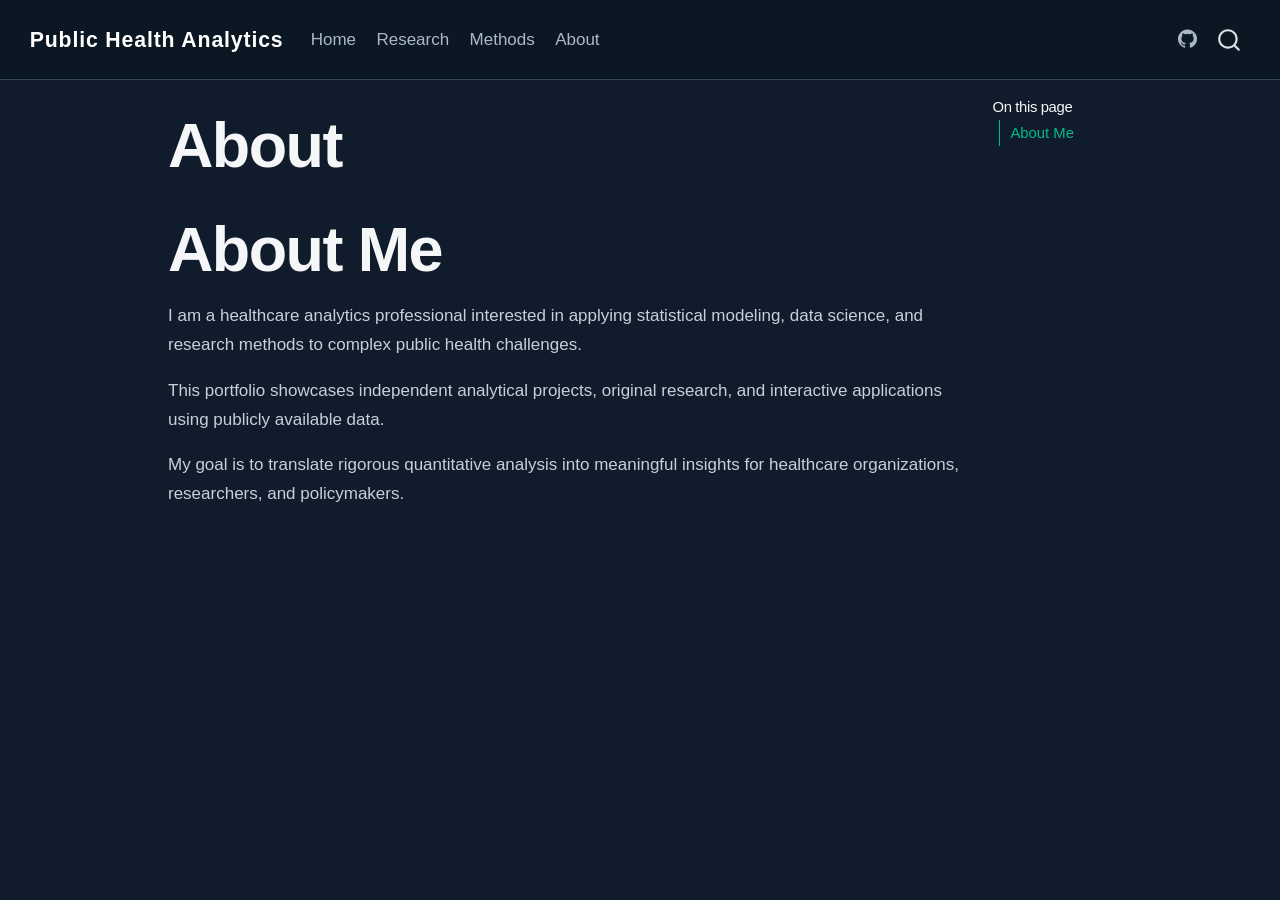
<file: about.html>
<!DOCTYPE html>
<html xmlns="http://www.w3.org/1999/xhtml" lang="en" xml:lang="en"><head>

<meta charset="utf-8">
<meta name="generator" content="quarto-1.11.9">

<meta name="viewport" content="width=device-width, initial-scale=1.0, user-scalable=yes">


<title>About – Public Health Analytics</title>
<style>
/* Default styles provided by pandoc.
** See https://pandoc.org/MANUAL.html#variables-for-html for config info.
*/
span.smallcaps{font-variant: small-caps;}
div.columns{display: flex; gap: 1.5em;}
div.column{flex: auto;}
@media screen {
div.columns{gap: min(4vw, 1.5em);}
div.column{overflow-x: auto;}
}
div.hanging-indent{margin-left: 1.5em; text-indent: -1.5em;}
ul.task-list{list-style: none;}
ul.task-list li input[type="checkbox"] {
  width: 0.8em;
  margin: 0 0.8em 0.2em -1em; /* quarto-specific, see https://github.com/quarto-dev/quarto-cli/issues/4556 */ 
  vertical-align: middle;
}
</style>


<script src="site_libs/quarto-nav/quarto-nav.js"></script>
<script src="site_libs/quarto-nav/headroom.min.js"></script>
<script src="site_libs/clipboard/clipboard.min.js"></script>
<script src="site_libs/quarto-search/autocomplete.umd.js"></script>
<script src="site_libs/quarto-search/fuse.min.js"></script>
<script src="site_libs/quarto-search/quarto-search.js"></script>
<meta name="quarto:offset" content="./">
<script src="site_libs/quarto-html/quarto.js" type="module"></script>
<script src="site_libs/quarto-html/tabsets/tabsets.js" type="module"></script>
<script src="site_libs/quarto-html/scrollable-regions/scrollable-regions.js" type="module"></script>
<script src="site_libs/quarto-html/popper.min.js"></script>
<script src="site_libs/quarto-html/tippy.umd.min.js"></script>
<script src="site_libs/quarto-html/anchor.min.js"></script>
<link href="site_libs/quarto-html/tippy.css" rel="stylesheet">
<link href="site_libs/quarto-html/quarto-syntax-highlighting-dark-447e42e69aaa9833c0ba1b986f430b20.css" rel="stylesheet" id="quarto-text-highlighting-styles">
<script src="site_libs/bootstrap/bootstrap.min.js"></script>
<link href="site_libs/bootstrap/bootstrap-icons.css" rel="stylesheet">
<link href="site_libs/bootstrap/bootstrap-977c00f727d934aaf92f33c3e4ecd871.min.css" rel="stylesheet" append-hash="true" id="quarto-bootstrap" data-mode="dark">
<script id="quarto-search-options" type="application/json">{
  "location": "navbar",
  "copy-button": false,
  "collapse-after": 3,
  "panel-placement": "end",
  "type": "overlay",
  "limit": 50,
  "keyboard-shortcut": [
    "f",
    "/",
    "s"
  ],
  "show-item-context": false,
  "language": {
    "search-no-results-text": "No results",
    "search-matching-documents-text": "matching documents",
    "search-copy-link-title": "Copy link to search",
    "search-hide-matches-text": "Hide additional matches",
    "search-more-match-text": "more match in this document",
    "search-more-matches-text": "more matches in this document",
    "search-clear-button-title": "Clear",
    "search-text-placeholder": "",
    "search-detached-cancel-button-title": "Cancel",
    "search-submit-button-title": "Submit",
    "search-label": "Search"
  }
}</script>
<style>html{ scroll-behavior: smooth; }</style>


<link rel="stylesheet" href="styles.css">
</head>

<body class="nav-fixed quarto-light"><a id="quarto-skip-link" class="visually-hidden-focusable" href="#quarto-document-content">Skip to main content</a>

<div id="quarto-search-results"></div>
  <header id="quarto-header" class="headroom fixed-top">
    <nav class="navbar navbar-expand-lg " data-bs-theme="dark" aria-label="Site">
      <div class="navbar-container container-fluid">
      <div class="navbar-brand-container mx-auto">
    <a class="navbar-brand" href="./index.html">
    <span class="navbar-title">Public Health Analytics</span>
    </a>
  </div>
          <button class="navbar-toggler" type="button" data-bs-toggle="collapse" data-bs-target="#navbarCollapse" aria-controls="navbarCollapse" aria-expanded="false" aria-label="Toggle navigation" onclick="if (window.quartoToggleHeadroom) { window.quartoToggleHeadroom(); }">
  <span class="navbar-toggler-icon"></span>
</button>
          <div class="collapse navbar-collapse" id="navbarCollapse">
            <ul class="navbar-nav navbar-nav-scroll me-auto">
  <li class="nav-item">
    <a class="nav-link" href="./index.html"> 
<span class="menu-text">Home</span></a>
  </li>  
  <li class="nav-item">
    <a class="nav-link" href="./research/index.html"> 
<span class="menu-text">Research</span></a>
  </li>  
  <li class="nav-item">
    <a class="nav-link" href="./methods.html"> 
<span class="menu-text">Methods</span></a>
  </li>  
  <li class="nav-item">
    <a class="nav-link active" href="./about.html" aria-current="page"> 
<span class="menu-text">About</span></a>
  </li>  
</ul>
            <ul class="navbar-nav navbar-nav-scroll ms-auto">
  <li class="nav-item compact">
    <a class="nav-link" href="https://github.com/adgilfillan/public-health-analytics"> <i class="bi bi-github" role="img">
</i> 
<span class="menu-text"></span></a>
  </li>  
</ul>
          </div> <!-- /navcollapse -->
            <div class="quarto-navbar-tools">
</div>
            <div id="quarto-search" class="" title="Search"></div>
      </div> <!-- /container-fluid -->
    </nav>
</header>
<!-- content -->
<div id="quarto-content" class="quarto-container page-columns page-rows-contents page-layout-article page-navbar">
<!-- sidebar -->
<!-- margin-sidebar -->
    <div id="quarto-margin-sidebar" class="sidebar margin-sidebar">
        <nav id="TOC" role="doc-toc" aria-labelledby="toc-title" class="toc-active">
    <h2 id="toc-title">On this page</h2>
   
  <ul>
  <li><a href="#about-me" id="toc-about-me" class="nav-link active" data-scroll-target="#about-me">About Me</a></li>
  </ul>
</nav>
    </div>
<!-- main -->
<main class="content" id="quarto-document-content" tabindex="-1">

<header id="title-block-header" class="quarto-title-block default">
<div class="quarto-title">
<h1 class="title">About</h1>
</div>



<div class="quarto-title-meta">

    
  
    
  </div>
  


</header>


<section id="about-me" class="level1">
<h1>About Me</h1>
<p>I am a healthcare analytics professional interested in applying statistical modeling, data science, and research methods to complex public health challenges.</p>
<p>This portfolio showcases independent analytical projects, original research, and interactive applications using publicly available data.</p>
<p>My goal is to translate rigorous quantitative analysis into meaningful insights for healthcare organizations, researchers, and policymakers.</p>


</section>

</main> <!-- /main -->
<script id="quarto-html-after-body" type="application/javascript">
  window.document.addEventListener("DOMContentLoaded", function (event) {
    const icon = "";
    const anchorJS = new window.AnchorJS();
    anchorJS.options = {
      placement: 'right',
      icon: icon
    };
    anchorJS.add('.anchored');
    const isCodeAnnotation = (el) => {
      for (const clz of el.classList) {
        if (clz.startsWith('code-annotation-')) {                     
          return true;
        }
      }
      return false;
    }
    const onCopySuccess = function(e) {
      // button target
      const button = e.trigger;
      // don't keep focus
      button.blur();
      // flash "checked"
      button.classList.add('code-copy-button-checked');
      var currentTitle = button.getAttribute("title");
      button.setAttribute("title", "Copied!");
      let tooltip;
      if (window.bootstrap) {
        button.setAttribute("data-bs-toggle", "tooltip");
        button.setAttribute("data-bs-placement", "left");
        button.setAttribute("data-bs-title", "Copied!");
        tooltip = new bootstrap.Tooltip(button, 
          { trigger: "manual", 
            customClass: "code-copy-button-tooltip",
            offset: [0, -8]});
        tooltip.show();    
      }
      setTimeout(function() {
        if (tooltip) {
          tooltip.hide();
          button.removeAttribute("data-bs-title");
          button.removeAttribute("data-bs-toggle");
          button.removeAttribute("data-bs-placement");
        }
        button.setAttribute("title", currentTitle);
        button.classList.remove('code-copy-button-checked');
      }, 1000);
      // clear code selection
      e.clearSelection();
    }
    const getTextToCopy = function(trigger) {
      const outerScaffold = trigger.parentElement.cloneNode(true);
      const codeEl = outerScaffold.querySelector('code');
      for (const childEl of codeEl.children) {
        if (isCodeAnnotation(childEl)) {
          childEl.remove();
        }
      }
      return codeEl.innerText;
    }
    const clipboard = new window.ClipboardJS('.code-copy-button:not([data-in-quarto-modal])', {
      text: getTextToCopy
    });
    clipboard.on('success', onCopySuccess);
    if (window.document.getElementById('quarto-embedded-source-code-modal')) {
      const clipboardModal = new window.ClipboardJS('.code-copy-button[data-in-quarto-modal]', {
        text: getTextToCopy,
        container: window.document.getElementById('quarto-embedded-source-code-modal')
      });
      clipboardModal.on('success', onCopySuccess);
    }
      var localhostRegex = new RegExp(/^(?:http|https):\/\/localhost\:?[0-9]*\//);
      var mailtoRegex = new RegExp(/^mailto:/);
        var filterRegex = new RegExp("https:\/\/adgilfillan\.github\.io\/public-health-analytics\/");
      var isInternal = (href) => {
          return filterRegex.test(href) || localhostRegex.test(href) || mailtoRegex.test(href);
      }
      // Inspect non-navigation links and adorn them if external
      window.quartoDecorateExternalLinks = function (root) {
     var links = (root || window.document).querySelectorAll('a[href]:not(.nav-link):not(.navbar-brand):not(.toc-action):not(.sidebar-link):not(.sidebar-item-toggle):not(.pagination-link):not(.no-external):not([aria-hidden]):not(.dropdown-item):not(.quarto-navigation-tool):not(.about-link)');
      for (var i=0; i<links.length; i++) {
        const link = links[i];
        if (!isInternal(link.href)) {
          // undo the damage that might have been done by quarto-nav.js in the case of
          // links that we want to consider external
          if (link.dataset.originalHref !== undefined) {
            link.href = link.dataset.originalHref;
          }
          if (!link.classList.contains('no-external-icon')) {
          }
        }
      }
      };
      window.quartoDecorateExternalLinks(window.document);
    // Esc closes the popup (WCAG 1.4.13) and focus leaving both trigger and
    // popup closes it (WCAG 2.4.11); tippy handles neither for interactive popups.
    const hideOnEscAndFocusOut = {
      name: 'hideOnEscAndFocusOut',
      defaultValue: true,
      fn(instance) {
        const dismiss = () => {
          // A show scheduled by the trigger delay would otherwise reopen it
          instance.clearDelayTimeouts();
          instance.hide();
        };
        const onKeyDown = (event) => {
          if (event.key !== 'Escape') {
            return;
          }
          // Keep Esc from also reaching page handlers (e.g. reveal.js overview),
          // except an open reveal.js slide menu, which Esc should close too.
          // The menu handles keys only when its keyboard option is on.
          const menuHandlesEsc = window.Reveal?.getPlugin?.('menu')?.isOpen() &&
            window.Reveal.getConfig().menu?.keyboard !== false;
          if (!menuHandlesEsc) {
            event.stopPropagation();
          }
          if (instance.popper.contains(window.document.activeElement)) {
            // Disabled while refocusing so the focus trigger does not reopen it
            instance.disable();
            instance.reference.focus();
            instance.enable();
          }
          dismiss();
        };
        const onFocusOut = (event) => {
          const target = event.relatedTarget;
          if (target && !instance.reference.contains(target) &&
              !instance.popper.contains(target)) {
            dismiss();
          }
        };
        // On the trigger too: a click trigger (code-annotations: select) has no
        // blur handling. Attached for the instance's lifetime so leaving the
        // trigger also cancels a show still pending on the trigger delay.
        instance.reference.addEventListener('focusout', onFocusOut);
        return {
          onShow() {
            window.document.addEventListener('keydown', onKeyDown, true);
            instance.popper.addEventListener('focusout', onFocusOut);
          },
          onHide() {
            window.document.removeEventListener('keydown', onKeyDown, true);
            instance.popper.removeEventListener('focusout', onFocusOut);
          },
          onDestroy() {
            instance.reference.removeEventListener('focusout', onFocusOut);
          },
        };
      },
    };
    function tippyHover(el, contentFn, onTriggerFn, onUntriggerFn) {
      const config = {
        allowHTML: true,
        maxWidth: 500,
        delay: 100,
        arrow: false,
        appendTo: function(el) {
            return el.parentElement;
        },
        interactive: true,
        interactiveBorder: 10,
        theme: 'quarto',
        placement: 'bottom-start',
        plugins: [hideOnEscAndFocusOut],
      };
      if (contentFn) {
        config.content = contentFn;
      }
      if (onTriggerFn) {
        config.onTrigger = onTriggerFn;
      }
      if (onUntriggerFn) {
        config.onUntrigger = onUntriggerFn;
      }
      window.tippy(el, config); 
    }
    const noterefs = window.document.querySelectorAll('a[role="doc-noteref"]');
    for (var i=0; i<noterefs.length; i++) {
      const ref = noterefs[i];
      tippyHover(ref, function() {
        // use id or data attribute instead here
        let href = ref.getAttribute('data-footnote-href') || ref.getAttribute('href');
        try { href = new URL(href).hash; } catch {}
        const id = href.replace(/^#\/?/, "");
        const note = window.document.getElementById(id);
        if (note) {
          return note.innerHTML;
        } else {
          return "";
        }
      });
    }
    const xrefs = window.document.querySelectorAll('a.quarto-xref');
    const processXRef = (id, note) => {
      // Strip column container classes
      const stripColumnClz = (el) => {
        el.classList.remove("page-full", "page-columns");
        if (el.children) {
          for (const child of el.children) {
            stripColumnClz(child);
          }
        }
      }
      stripColumnClz(note)
      if (id === null || id.startsWith('sec-')) {
        // Special case sections, only their first couple elements
        const container = document.createElement("div");
        if (note.children && note.children.length > 2) {
          container.appendChild(note.children[0].cloneNode(true));
          for (let i = 1; i < note.children.length; i++) {
            const child = note.children[i];
            if (child.tagName === "P" && child.innerText === "") {
              continue;
            } else {
              container.appendChild(child.cloneNode(true));
              break;
            }
          }
          if (window.Quarto?.typesetMath) {
            window.Quarto.typesetMath(container);
          }
          return container.innerHTML
        } else {
          if (window.Quarto?.typesetMath) {
            window.Quarto.typesetMath(note);
          }
          return note.innerHTML;
        }
      } else {
        // Remove any anchor links if they are present
        const anchorLink = note.querySelector('a.anchorjs-link');
        if (anchorLink) {
          anchorLink.remove();
        }
        if (window.Quarto?.typesetMath) {
          window.Quarto.typesetMath(note);
        }
        if (note.classList.contains("callout")) {
          return note.outerHTML;
        } else {
          return note.innerHTML;
        }
      }
    }
    for (var i=0; i<xrefs.length; i++) {
      const xref = xrefs[i];
      tippyHover(xref, undefined, function(instance) {
        instance.disable();
        let url = xref.getAttribute('href');
        let hash = undefined; 
        if (url.startsWith('#')) {
          hash = url;
        } else {
          try { hash = new URL(url).hash; } catch {}
        }
        if (hash) {
          const id = hash.replace(/^#\/?/, "");
          const note = window.document.getElementById(id);
          if (note !== null) {
            try {
              const html = processXRef(id, note.cloneNode(true));
              instance.setContent(html);
            } finally {
              instance.enable();
              instance.show();
            }
          } else {
            // See if we can fetch this
            fetch(url.split('#')[0])
            .then(res => res.text())
            .then(html => {
              const parser = new DOMParser();
              const htmlDoc = parser.parseFromString(html, "text/html");
              const note = htmlDoc.getElementById(id);
              if (note !== null) {
                const html = processXRef(id, note);
                instance.setContent(html);
              } 
            }).finally(() => {
              instance.enable();
              instance.show();
            });
          }
        } else {
          // See if we can fetch a full url (with no hash to target)
          // This is a special case and we should probably do some content thinning / targeting
          fetch(url)
          .then(res => res.text())
          .then(html => {
            const parser = new DOMParser();
            const htmlDoc = parser.parseFromString(html, "text/html");
            const note = htmlDoc.querySelector('main.content');
            if (note !== null) {
              // This should only happen for chapter cross references
              // (since there is no id in the URL)
              // remove the first header
              if (note.children.length > 0 && note.children[0].tagName === "HEADER") {
                note.children[0].remove();
              }
              const html = processXRef(null, note);
              instance.setContent(html);
            } 
          }).finally(() => {
            instance.enable();
            instance.show();
          });
        }
      }, function(instance) {
      });
    }
        let selectedAnnoteEl;
        const selectorForAnnotation = ( cell, annotation) => {
          let cellAttr = 'data-code-cell="' + cell + '"';
          let lineAttr = 'data-code-annotation="' +  annotation + '"';
          const selector = 'span[' + cellAttr + '][' + lineAttr + ']';
          return selector;
        }
        const selectCodeLines = (annoteEl) => {
          const doc = window.document;
          const targetCell = annoteEl.getAttribute("data-target-cell");
          const targetAnnotation = annoteEl.getAttribute("data-target-annotation");
          const annoteSpan = window.document.querySelector(selectorForAnnotation(targetCell, targetAnnotation));
          const lines = annoteSpan.getAttribute("data-code-lines").split(",");
          const lineIds = lines.map((line) => {
            return targetCell + "-" + line;
          })
          // Each band is positioned against its own containing block, which is
          // not the offsetParent of the lines, so place it from client rects.
          const placeBand = (band, firstEl, lastEl, codeBlock) => {
            const container = band.offsetParent;
            if (container === null) {
              return;
            }
            const containerRect = container.getBoundingClientRect();
            // Reveal.js scales slides with a transform, so convert client
            // pixels back to the CSS pixels of the container.
            const scale = containerRect.height / container.offsetHeight || 1;
            const firstRect = firstEl.getBoundingClientRect();
            const lastRect = lastEl.getBoundingClientRect();
            const top = (firstRect.top - containerRect.top) / scale - container.clientTop + container.scrollTop;
            const height = (lastRect.bottom - firstRect.top) / scale;
            band.style.top = top - 2 + "px";
            band.style.height = height + 4 + "px";
            if (codeBlock) {
              // Without the copy button wrapper, the containing block is wider
              // than the code block, so span the code block explicitly.
              const blockRect = codeBlock.getBoundingClientRect();
              band.style.left = (blockRect.left - containerRect.left) / scale - container.clientLeft + container.scrollLeft + "px";
              band.style.width = blockRect.width / scale + "px";
            }
          };
          if (lineIds.length > 0) {
            const el = window.document.getElementById(lineIds[0]);
            const lastEl = window.document.getElementById(lineIds[lineIds.length - 1]);
            const parent = el.parentElement.parentElement;
            // cook up a div (if necessary) and position it
            let div = window.document.getElementById("code-annotation-line-highlight");
            if (div === null) {
              div = window.document.createElement("div");
              div.setAttribute("id", "code-annotation-line-highlight");
              div.style.position = 'absolute';
              parent.appendChild(div);
            }
            placeBand(div, el, lastEl, parent.closest("div.sourceCode") || parent);
            let gutterDiv = window.document.getElementById("code-annotation-line-highlight-gutter");
            if (gutterDiv === null) {
              gutterDiv = window.document.createElement("div");
              gutterDiv.setAttribute("id", "code-annotation-line-highlight-gutter");
              gutterDiv.style.position = 'absolute';
              const codeCell = window.document.getElementById(targetCell);
              const gutter = codeCell.querySelector('.code-annotation-gutter');
              gutter.appendChild(gutterDiv);
            }
            placeBand(gutterDiv, el, lastEl);
            selectedAnnoteEl = annoteEl;
          }
        };
        const unselectCodeLines = () => {
          const elementsIds = ["code-annotation-line-highlight", "code-annotation-line-highlight-gutter"];
          elementsIds.forEach((elId) => {
            const div = window.document.getElementById(elId);
            if (div) {
              div.remove();
            }
          });
          selectedAnnoteEl = undefined;
        };
          // Handle positioning of the toggle
      window.addEventListener(
        "resize",
        throttle(() => {
          elRect = undefined;
          if (selectedAnnoteEl) {
            selectCodeLines(selectedAnnoteEl);
          }
        }, 10)
      );
      function throttle(fn, ms) {
      let throttle = false;
      let timer;
        return (...args) => {
          if(!throttle) { // first call gets through
              fn.apply(this, args);
              throttle = true;
          } else { // all the others get throttled
              if(timer) clearTimeout(timer); // cancel #2
              timer = setTimeout(() => {
                fn.apply(this, args);
                timer = throttle = false;
              }, ms);
          }
        };
      }
        // Attach click handler to the DT
        const annoteDls = window.document.querySelectorAll('dt[data-target-cell]');
        for (const annoteDlNode of annoteDls) {
          annoteDlNode.addEventListener('click', (event) => {
            const clickedEl = event.target;
            if (clickedEl !== selectedAnnoteEl) {
              unselectCodeLines();
              const activeEl = window.document.querySelector('dt[data-target-cell].code-annotation-active');
              if (activeEl) {
                activeEl.classList.remove('code-annotation-active');
              }
              selectCodeLines(clickedEl);
              clickedEl.classList.add('code-annotation-active');
            } else {
              // Unselect the line
              unselectCodeLines();
              clickedEl.classList.remove('code-annotation-active');
            }
          });
        }
    const findCites = (el) => {
      const parentEl = el.parentElement;
      if (parentEl) {
        const cites = parentEl.dataset.cites;
        if (cites) {
          return {
            el,
            cites: cites.split(' ')
          };
        } else {
          return findCites(el.parentElement)
        }
      } else {
        return undefined;
      }
    };
    var bibliorefs = window.document.querySelectorAll('a[role="doc-biblioref"]');
    for (var i=0; i<bibliorefs.length; i++) {
      const ref = bibliorefs[i];
      const citeInfo = findCites(ref);
      if (citeInfo) {
        tippyHover(citeInfo.el, function() {
          var popup = window.document.createElement('div');
          citeInfo.cites.forEach(function(cite) {
            var citeDiv = window.document.createElement('div');
            citeDiv.classList.add('hanging-indent');
            citeDiv.classList.add('csl-entry');
            var biblioDiv = window.document.getElementById('ref-' + cite);
            if (biblioDiv) {
              citeDiv.innerHTML = biblioDiv.innerHTML;
            }
            popup.appendChild(citeDiv);
          });
          return popup.innerHTML;
        });
      }
    }
  });
  </script>
  <script type="application/javascript">
  window.quartoScrollableRegionsLabels = {"code":"Scrollable code","output":"Scrollable output"};
  </script>
</div> <!-- /content -->




<script src="site_libs/quarto-html/zenscroll-min.js"></script>
</body></html>
</file>
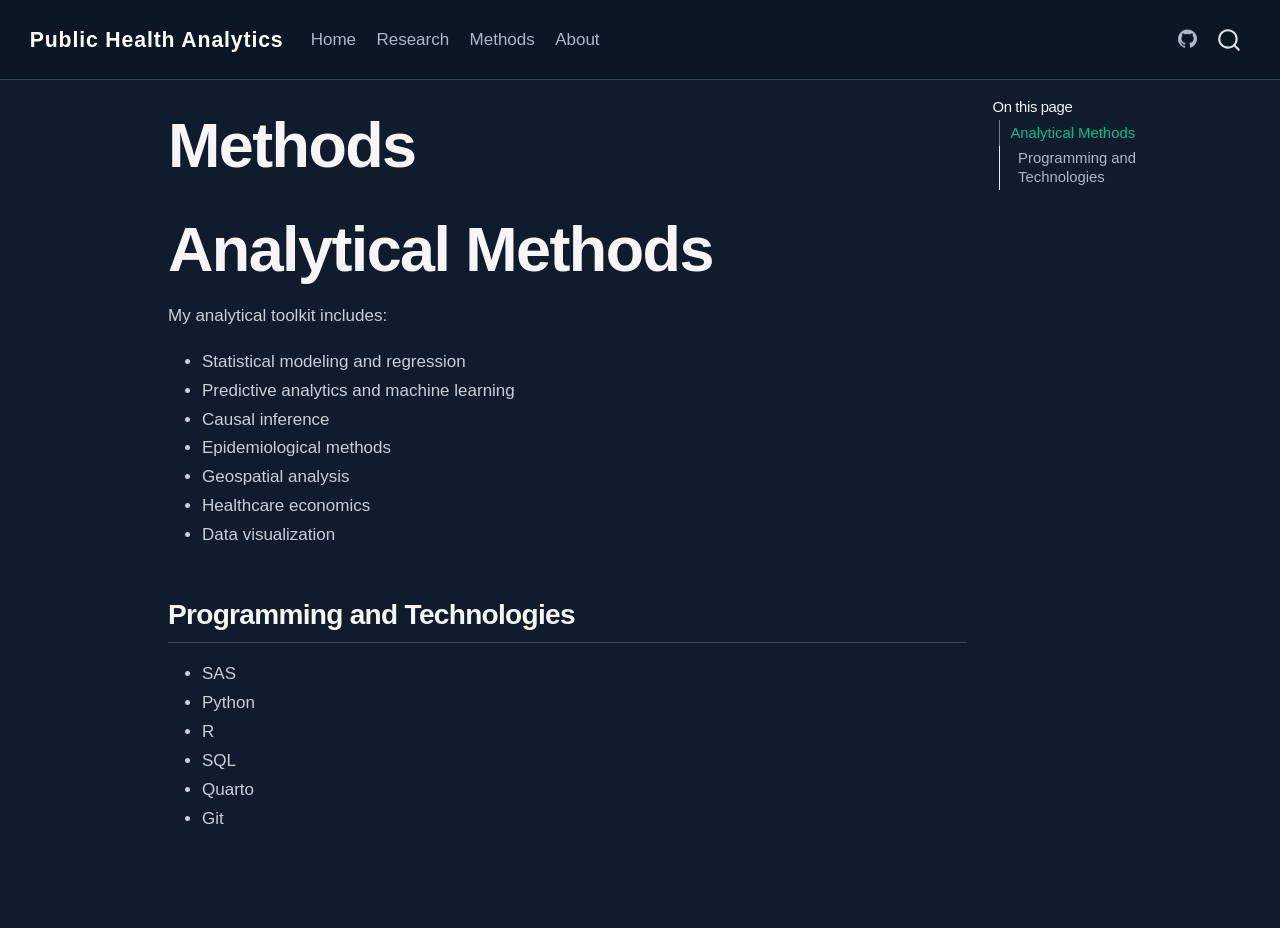
<file: methods.html>
<!DOCTYPE html>
<html xmlns="http://www.w3.org/1999/xhtml" lang="en" xml:lang="en"><head>

<meta charset="utf-8">
<meta name="generator" content="quarto-1.11.9">

<meta name="viewport" content="width=device-width, initial-scale=1.0, user-scalable=yes">


<title>Methods – Public Health Analytics</title>
<style>
/* Default styles provided by pandoc.
** See https://pandoc.org/MANUAL.html#variables-for-html for config info.
*/
span.smallcaps{font-variant: small-caps;}
div.columns{display: flex; gap: 1.5em;}
div.column{flex: auto;}
@media screen {
div.columns{gap: min(4vw, 1.5em);}
div.column{overflow-x: auto;}
}
div.hanging-indent{margin-left: 1.5em; text-indent: -1.5em;}
ul.task-list{list-style: none;}
ul.task-list li input[type="checkbox"] {
  width: 0.8em;
  margin: 0 0.8em 0.2em -1em; /* quarto-specific, see https://github.com/quarto-dev/quarto-cli/issues/4556 */ 
  vertical-align: middle;
}
</style>


<script src="site_libs/quarto-nav/quarto-nav.js"></script>
<script src="site_libs/quarto-nav/headroom.min.js"></script>
<script src="site_libs/clipboard/clipboard.min.js"></script>
<script src="site_libs/quarto-search/autocomplete.umd.js"></script>
<script src="site_libs/quarto-search/fuse.min.js"></script>
<script src="site_libs/quarto-search/quarto-search.js"></script>
<meta name="quarto:offset" content="./">
<script src="site_libs/quarto-html/quarto.js" type="module"></script>
<script src="site_libs/quarto-html/tabsets/tabsets.js" type="module"></script>
<script src="site_libs/quarto-html/scrollable-regions/scrollable-regions.js" type="module"></script>
<script src="site_libs/quarto-html/popper.min.js"></script>
<script src="site_libs/quarto-html/tippy.umd.min.js"></script>
<script src="site_libs/quarto-html/anchor.min.js"></script>
<link href="site_libs/quarto-html/tippy.css" rel="stylesheet">
<link href="site_libs/quarto-html/quarto-syntax-highlighting-dark-447e42e69aaa9833c0ba1b986f430b20.css" rel="stylesheet" id="quarto-text-highlighting-styles">
<script src="site_libs/bootstrap/bootstrap.min.js"></script>
<link href="site_libs/bootstrap/bootstrap-icons.css" rel="stylesheet">
<link href="site_libs/bootstrap/bootstrap-977c00f727d934aaf92f33c3e4ecd871.min.css" rel="stylesheet" append-hash="true" id="quarto-bootstrap" data-mode="dark">
<script id="quarto-search-options" type="application/json">{
  "location": "navbar",
  "copy-button": false,
  "collapse-after": 3,
  "panel-placement": "end",
  "type": "overlay",
  "limit": 50,
  "keyboard-shortcut": [
    "f",
    "/",
    "s"
  ],
  "show-item-context": false,
  "language": {
    "search-no-results-text": "No results",
    "search-matching-documents-text": "matching documents",
    "search-copy-link-title": "Copy link to search",
    "search-hide-matches-text": "Hide additional matches",
    "search-more-match-text": "more match in this document",
    "search-more-matches-text": "more matches in this document",
    "search-clear-button-title": "Clear",
    "search-text-placeholder": "",
    "search-detached-cancel-button-title": "Cancel",
    "search-submit-button-title": "Submit",
    "search-label": "Search"
  }
}</script>
<style>html{ scroll-behavior: smooth; }</style>


<link rel="stylesheet" href="styles.css">
</head>

<body class="nav-fixed quarto-light"><a id="quarto-skip-link" class="visually-hidden-focusable" href="#quarto-document-content">Skip to main content</a>

<div id="quarto-search-results"></div>
  <header id="quarto-header" class="headroom fixed-top">
    <nav class="navbar navbar-expand-lg " data-bs-theme="dark" aria-label="Site">
      <div class="navbar-container container-fluid">
      <div class="navbar-brand-container mx-auto">
    <a class="navbar-brand" href="./index.html">
    <span class="navbar-title">Public Health Analytics</span>
    </a>
  </div>
          <button class="navbar-toggler" type="button" data-bs-toggle="collapse" data-bs-target="#navbarCollapse" aria-controls="navbarCollapse" aria-expanded="false" aria-label="Toggle navigation" onclick="if (window.quartoToggleHeadroom) { window.quartoToggleHeadroom(); }">
  <span class="navbar-toggler-icon"></span>
</button>
          <div class="collapse navbar-collapse" id="navbarCollapse">
            <ul class="navbar-nav navbar-nav-scroll me-auto">
  <li class="nav-item">
    <a class="nav-link" href="./index.html"> 
<span class="menu-text">Home</span></a>
  </li>  
  <li class="nav-item">
    <a class="nav-link" href="./research/index.html"> 
<span class="menu-text">Research</span></a>
  </li>  
  <li class="nav-item">
    <a class="nav-link active" href="./methods.html" aria-current="page"> 
<span class="menu-text">Methods</span></a>
  </li>  
  <li class="nav-item">
    <a class="nav-link" href="./about.html"> 
<span class="menu-text">About</span></a>
  </li>  
</ul>
            <ul class="navbar-nav navbar-nav-scroll ms-auto">
  <li class="nav-item compact">
    <a class="nav-link" href="https://github.com/adgilfillan/public-health-analytics"> <i class="bi bi-github" role="img">
</i> 
<span class="menu-text"></span></a>
  </li>  
</ul>
          </div> <!-- /navcollapse -->
            <div class="quarto-navbar-tools">
</div>
            <div id="quarto-search" class="" title="Search"></div>
      </div> <!-- /container-fluid -->
    </nav>
</header>
<!-- content -->
<div id="quarto-content" class="quarto-container page-columns page-rows-contents page-layout-article page-navbar">
<!-- sidebar -->
<!-- margin-sidebar -->
    <div id="quarto-margin-sidebar" class="sidebar margin-sidebar">
        <nav id="TOC" role="doc-toc" aria-labelledby="toc-title" class="toc-active">
    <h2 id="toc-title">On this page</h2>
   
  <ul>
  <li><a href="#analytical-methods" id="toc-analytical-methods" class="nav-link active" data-scroll-target="#analytical-methods">Analytical Methods</a>
  <ul class="collapse">
  <li><a href="#programming-and-technologies" id="toc-programming-and-technologies" class="nav-link" data-scroll-target="#programming-and-technologies">Programming and Technologies</a></li>
  </ul></li>
  </ul>
</nav>
    </div>
<!-- main -->
<main class="content" id="quarto-document-content" tabindex="-1">

<header id="title-block-header" class="quarto-title-block default">
<div class="quarto-title">
<h1 class="title">Methods</h1>
</div>



<div class="quarto-title-meta">

    
  
    
  </div>
  


</header>


<section id="analytical-methods" class="level1">
<h1>Analytical Methods</h1>
<p>My analytical toolkit includes:</p>
<ul>
<li>Statistical modeling and regression</li>
<li>Predictive analytics and machine learning</li>
<li>Causal inference</li>
<li>Epidemiological methods</li>
<li>Geospatial analysis</li>
<li>Healthcare economics</li>
<li>Data visualization</li>
</ul>
<section id="programming-and-technologies" class="level2">
<h2 class="anchored" data-anchor-id="programming-and-technologies">Programming and Technologies</h2>
<ul>
<li>SAS</li>
<li>Python</li>
<li>R</li>
<li>SQL</li>
<li>Quarto</li>
<li>Git</li>
</ul>


</section>
</section>

</main> <!-- /main -->
<script id="quarto-html-after-body" type="application/javascript">
  window.document.addEventListener("DOMContentLoaded", function (event) {
    const icon = "";
    const anchorJS = new window.AnchorJS();
    anchorJS.options = {
      placement: 'right',
      icon: icon
    };
    anchorJS.add('.anchored');
    const isCodeAnnotation = (el) => {
      for (const clz of el.classList) {
        if (clz.startsWith('code-annotation-')) {                     
          return true;
        }
      }
      return false;
    }
    const onCopySuccess = function(e) {
      // button target
      const button = e.trigger;
      // don't keep focus
      button.blur();
      // flash "checked"
      button.classList.add('code-copy-button-checked');
      var currentTitle = button.getAttribute("title");
      button.setAttribute("title", "Copied!");
      let tooltip;
      if (window.bootstrap) {
        button.setAttribute("data-bs-toggle", "tooltip");
        button.setAttribute("data-bs-placement", "left");
        button.setAttribute("data-bs-title", "Copied!");
        tooltip = new bootstrap.Tooltip(button, 
          { trigger: "manual", 
            customClass: "code-copy-button-tooltip",
            offset: [0, -8]});
        tooltip.show();    
      }
      setTimeout(function() {
        if (tooltip) {
          tooltip.hide();
          button.removeAttribute("data-bs-title");
          button.removeAttribute("data-bs-toggle");
          button.removeAttribute("data-bs-placement");
        }
        button.setAttribute("title", currentTitle);
        button.classList.remove('code-copy-button-checked');
      }, 1000);
      // clear code selection
      e.clearSelection();
    }
    const getTextToCopy = function(trigger) {
      const outerScaffold = trigger.parentElement.cloneNode(true);
      const codeEl = outerScaffold.querySelector('code');
      for (const childEl of codeEl.children) {
        if (isCodeAnnotation(childEl)) {
          childEl.remove();
        }
      }
      return codeEl.innerText;
    }
    const clipboard = new window.ClipboardJS('.code-copy-button:not([data-in-quarto-modal])', {
      text: getTextToCopy
    });
    clipboard.on('success', onCopySuccess);
    if (window.document.getElementById('quarto-embedded-source-code-modal')) {
      const clipboardModal = new window.ClipboardJS('.code-copy-button[data-in-quarto-modal]', {
        text: getTextToCopy,
        container: window.document.getElementById('quarto-embedded-source-code-modal')
      });
      clipboardModal.on('success', onCopySuccess);
    }
      var localhostRegex = new RegExp(/^(?:http|https):\/\/localhost\:?[0-9]*\//);
      var mailtoRegex = new RegExp(/^mailto:/);
        var filterRegex = new RegExp("https:\/\/adgilfillan\.github\.io\/public-health-analytics\/");
      var isInternal = (href) => {
          return filterRegex.test(href) || localhostRegex.test(href) || mailtoRegex.test(href);
      }
      // Inspect non-navigation links and adorn them if external
      window.quartoDecorateExternalLinks = function (root) {
     var links = (root || window.document).querySelectorAll('a[href]:not(.nav-link):not(.navbar-brand):not(.toc-action):not(.sidebar-link):not(.sidebar-item-toggle):not(.pagination-link):not(.no-external):not([aria-hidden]):not(.dropdown-item):not(.quarto-navigation-tool):not(.about-link)');
      for (var i=0; i<links.length; i++) {
        const link = links[i];
        if (!isInternal(link.href)) {
          // undo the damage that might have been done by quarto-nav.js in the case of
          // links that we want to consider external
          if (link.dataset.originalHref !== undefined) {
            link.href = link.dataset.originalHref;
          }
          if (!link.classList.contains('no-external-icon')) {
          }
        }
      }
      };
      window.quartoDecorateExternalLinks(window.document);
    // Esc closes the popup (WCAG 1.4.13) and focus leaving both trigger and
    // popup closes it (WCAG 2.4.11); tippy handles neither for interactive popups.
    const hideOnEscAndFocusOut = {
      name: 'hideOnEscAndFocusOut',
      defaultValue: true,
      fn(instance) {
        const dismiss = () => {
          // A show scheduled by the trigger delay would otherwise reopen it
          instance.clearDelayTimeouts();
          instance.hide();
        };
        const onKeyDown = (event) => {
          if (event.key !== 'Escape') {
            return;
          }
          // Keep Esc from also reaching page handlers (e.g. reveal.js overview),
          // except an open reveal.js slide menu, which Esc should close too.
          // The menu handles keys only when its keyboard option is on.
          const menuHandlesEsc = window.Reveal?.getPlugin?.('menu')?.isOpen() &&
            window.Reveal.getConfig().menu?.keyboard !== false;
          if (!menuHandlesEsc) {
            event.stopPropagation();
          }
          if (instance.popper.contains(window.document.activeElement)) {
            // Disabled while refocusing so the focus trigger does not reopen it
            instance.disable();
            instance.reference.focus();
            instance.enable();
          }
          dismiss();
        };
        const onFocusOut = (event) => {
          const target = event.relatedTarget;
          if (target && !instance.reference.contains(target) &&
              !instance.popper.contains(target)) {
            dismiss();
          }
        };
        // On the trigger too: a click trigger (code-annotations: select) has no
        // blur handling. Attached for the instance's lifetime so leaving the
        // trigger also cancels a show still pending on the trigger delay.
        instance.reference.addEventListener('focusout', onFocusOut);
        return {
          onShow() {
            window.document.addEventListener('keydown', onKeyDown, true);
            instance.popper.addEventListener('focusout', onFocusOut);
          },
          onHide() {
            window.document.removeEventListener('keydown', onKeyDown, true);
            instance.popper.removeEventListener('focusout', onFocusOut);
          },
          onDestroy() {
            instance.reference.removeEventListener('focusout', onFocusOut);
          },
        };
      },
    };
    function tippyHover(el, contentFn, onTriggerFn, onUntriggerFn) {
      const config = {
        allowHTML: true,
        maxWidth: 500,
        delay: 100,
        arrow: false,
        appendTo: function(el) {
            return el.parentElement;
        },
        interactive: true,
        interactiveBorder: 10,
        theme: 'quarto',
        placement: 'bottom-start',
        plugins: [hideOnEscAndFocusOut],
      };
      if (contentFn) {
        config.content = contentFn;
      }
      if (onTriggerFn) {
        config.onTrigger = onTriggerFn;
      }
      if (onUntriggerFn) {
        config.onUntrigger = onUntriggerFn;
      }
      window.tippy(el, config); 
    }
    const noterefs = window.document.querySelectorAll('a[role="doc-noteref"]');
    for (var i=0; i<noterefs.length; i++) {
      const ref = noterefs[i];
      tippyHover(ref, function() {
        // use id or data attribute instead here
        let href = ref.getAttribute('data-footnote-href') || ref.getAttribute('href');
        try { href = new URL(href).hash; } catch {}
        const id = href.replace(/^#\/?/, "");
        const note = window.document.getElementById(id);
        if (note) {
          return note.innerHTML;
        } else {
          return "";
        }
      });
    }
    const xrefs = window.document.querySelectorAll('a.quarto-xref');
    const processXRef = (id, note) => {
      // Strip column container classes
      const stripColumnClz = (el) => {
        el.classList.remove("page-full", "page-columns");
        if (el.children) {
          for (const child of el.children) {
            stripColumnClz(child);
          }
        }
      }
      stripColumnClz(note)
      if (id === null || id.startsWith('sec-')) {
        // Special case sections, only their first couple elements
        const container = document.createElement("div");
        if (note.children && note.children.length > 2) {
          container.appendChild(note.children[0].cloneNode(true));
          for (let i = 1; i < note.children.length; i++) {
            const child = note.children[i];
            if (child.tagName === "P" && child.innerText === "") {
              continue;
            } else {
              container.appendChild(child.cloneNode(true));
              break;
            }
          }
          if (window.Quarto?.typesetMath) {
            window.Quarto.typesetMath(container);
          }
          return container.innerHTML
        } else {
          if (window.Quarto?.typesetMath) {
            window.Quarto.typesetMath(note);
          }
          return note.innerHTML;
        }
      } else {
        // Remove any anchor links if they are present
        const anchorLink = note.querySelector('a.anchorjs-link');
        if (anchorLink) {
          anchorLink.remove();
        }
        if (window.Quarto?.typesetMath) {
          window.Quarto.typesetMath(note);
        }
        if (note.classList.contains("callout")) {
          return note.outerHTML;
        } else {
          return note.innerHTML;
        }
      }
    }
    for (var i=0; i<xrefs.length; i++) {
      const xref = xrefs[i];
      tippyHover(xref, undefined, function(instance) {
        instance.disable();
        let url = xref.getAttribute('href');
        let hash = undefined; 
        if (url.startsWith('#')) {
          hash = url;
        } else {
          try { hash = new URL(url).hash; } catch {}
        }
        if (hash) {
          const id = hash.replace(/^#\/?/, "");
          const note = window.document.getElementById(id);
          if (note !== null) {
            try {
              const html = processXRef(id, note.cloneNode(true));
              instance.setContent(html);
            } finally {
              instance.enable();
              instance.show();
            }
          } else {
            // See if we can fetch this
            fetch(url.split('#')[0])
            .then(res => res.text())
            .then(html => {
              const parser = new DOMParser();
              const htmlDoc = parser.parseFromString(html, "text/html");
              const note = htmlDoc.getElementById(id);
              if (note !== null) {
                const html = processXRef(id, note);
                instance.setContent(html);
              } 
            }).finally(() => {
              instance.enable();
              instance.show();
            });
          }
        } else {
          // See if we can fetch a full url (with no hash to target)
          // This is a special case and we should probably do some content thinning / targeting
          fetch(url)
          .then(res => res.text())
          .then(html => {
            const parser = new DOMParser();
            const htmlDoc = parser.parseFromString(html, "text/html");
            const note = htmlDoc.querySelector('main.content');
            if (note !== null) {
              // This should only happen for chapter cross references
              // (since there is no id in the URL)
              // remove the first header
              if (note.children.length > 0 && note.children[0].tagName === "HEADER") {
                note.children[0].remove();
              }
              const html = processXRef(null, note);
              instance.setContent(html);
            } 
          }).finally(() => {
            instance.enable();
            instance.show();
          });
        }
      }, function(instance) {
      });
    }
        let selectedAnnoteEl;
        const selectorForAnnotation = ( cell, annotation) => {
          let cellAttr = 'data-code-cell="' + cell + '"';
          let lineAttr = 'data-code-annotation="' +  annotation + '"';
          const selector = 'span[' + cellAttr + '][' + lineAttr + ']';
          return selector;
        }
        const selectCodeLines = (annoteEl) => {
          const doc = window.document;
          const targetCell = annoteEl.getAttribute("data-target-cell");
          const targetAnnotation = annoteEl.getAttribute("data-target-annotation");
          const annoteSpan = window.document.querySelector(selectorForAnnotation(targetCell, targetAnnotation));
          const lines = annoteSpan.getAttribute("data-code-lines").split(",");
          const lineIds = lines.map((line) => {
            return targetCell + "-" + line;
          })
          // Each band is positioned against its own containing block, which is
          // not the offsetParent of the lines, so place it from client rects.
          const placeBand = (band, firstEl, lastEl, codeBlock) => {
            const container = band.offsetParent;
            if (container === null) {
              return;
            }
            const containerRect = container.getBoundingClientRect();
            // Reveal.js scales slides with a transform, so convert client
            // pixels back to the CSS pixels of the container.
            const scale = containerRect.height / container.offsetHeight || 1;
            const firstRect = firstEl.getBoundingClientRect();
            const lastRect = lastEl.getBoundingClientRect();
            const top = (firstRect.top - containerRect.top) / scale - container.clientTop + container.scrollTop;
            const height = (lastRect.bottom - firstRect.top) / scale;
            band.style.top = top - 2 + "px";
            band.style.height = height + 4 + "px";
            if (codeBlock) {
              // Without the copy button wrapper, the containing block is wider
              // than the code block, so span the code block explicitly.
              const blockRect = codeBlock.getBoundingClientRect();
              band.style.left = (blockRect.left - containerRect.left) / scale - container.clientLeft + container.scrollLeft + "px";
              band.style.width = blockRect.width / scale + "px";
            }
          };
          if (lineIds.length > 0) {
            const el = window.document.getElementById(lineIds[0]);
            const lastEl = window.document.getElementById(lineIds[lineIds.length - 1]);
            const parent = el.parentElement.parentElement;
            // cook up a div (if necessary) and position it
            let div = window.document.getElementById("code-annotation-line-highlight");
            if (div === null) {
              div = window.document.createElement("div");
              div.setAttribute("id", "code-annotation-line-highlight");
              div.style.position = 'absolute';
              parent.appendChild(div);
            }
            placeBand(div, el, lastEl, parent.closest("div.sourceCode") || parent);
            let gutterDiv = window.document.getElementById("code-annotation-line-highlight-gutter");
            if (gutterDiv === null) {
              gutterDiv = window.document.createElement("div");
              gutterDiv.setAttribute("id", "code-annotation-line-highlight-gutter");
              gutterDiv.style.position = 'absolute';
              const codeCell = window.document.getElementById(targetCell);
              const gutter = codeCell.querySelector('.code-annotation-gutter');
              gutter.appendChild(gutterDiv);
            }
            placeBand(gutterDiv, el, lastEl);
            selectedAnnoteEl = annoteEl;
          }
        };
        const unselectCodeLines = () => {
          const elementsIds = ["code-annotation-line-highlight", "code-annotation-line-highlight-gutter"];
          elementsIds.forEach((elId) => {
            const div = window.document.getElementById(elId);
            if (div) {
              div.remove();
            }
          });
          selectedAnnoteEl = undefined;
        };
          // Handle positioning of the toggle
      window.addEventListener(
        "resize",
        throttle(() => {
          elRect = undefined;
          if (selectedAnnoteEl) {
            selectCodeLines(selectedAnnoteEl);
          }
        }, 10)
      );
      function throttle(fn, ms) {
      let throttle = false;
      let timer;
        return (...args) => {
          if(!throttle) { // first call gets through
              fn.apply(this, args);
              throttle = true;
          } else { // all the others get throttled
              if(timer) clearTimeout(timer); // cancel #2
              timer = setTimeout(() => {
                fn.apply(this, args);
                timer = throttle = false;
              }, ms);
          }
        };
      }
        // Attach click handler to the DT
        const annoteDls = window.document.querySelectorAll('dt[data-target-cell]');
        for (const annoteDlNode of annoteDls) {
          annoteDlNode.addEventListener('click', (event) => {
            const clickedEl = event.target;
            if (clickedEl !== selectedAnnoteEl) {
              unselectCodeLines();
              const activeEl = window.document.querySelector('dt[data-target-cell].code-annotation-active');
              if (activeEl) {
                activeEl.classList.remove('code-annotation-active');
              }
              selectCodeLines(clickedEl);
              clickedEl.classList.add('code-annotation-active');
            } else {
              // Unselect the line
              unselectCodeLines();
              clickedEl.classList.remove('code-annotation-active');
            }
          });
        }
    const findCites = (el) => {
      const parentEl = el.parentElement;
      if (parentEl) {
        const cites = parentEl.dataset.cites;
        if (cites) {
          return {
            el,
            cites: cites.split(' ')
          };
        } else {
          return findCites(el.parentElement)
        }
      } else {
        return undefined;
      }
    };
    var bibliorefs = window.document.querySelectorAll('a[role="doc-biblioref"]');
    for (var i=0; i<bibliorefs.length; i++) {
      const ref = bibliorefs[i];
      const citeInfo = findCites(ref);
      if (citeInfo) {
        tippyHover(citeInfo.el, function() {
          var popup = window.document.createElement('div');
          citeInfo.cites.forEach(function(cite) {
            var citeDiv = window.document.createElement('div');
            citeDiv.classList.add('hanging-indent');
            citeDiv.classList.add('csl-entry');
            var biblioDiv = window.document.getElementById('ref-' + cite);
            if (biblioDiv) {
              citeDiv.innerHTML = biblioDiv.innerHTML;
            }
            popup.appendChild(citeDiv);
          });
          return popup.innerHTML;
        });
      }
    }
  });
  </script>
  <script type="application/javascript">
  window.quartoScrollableRegionsLabels = {"code":"Scrollable code","output":"Scrollable output"};
  </script>
</div> <!-- /content -->




<script src="site_libs/quarto-html/zenscroll-min.js"></script>
</body></html>
</file>
<file: site_libs/quarto-html/tippy.css>
.tippy-box[data-animation=fade][data-state=hidden]{opacity:0}[data-tippy-root]{max-width:calc(100vw - 10px)}.tippy-box{position:relative;background-color:#333;color:#fff;border-radius:4px;font-size:14px;line-height:1.4;white-space:normal;outline:0;transition-property:transform,visibility,opacity}.tippy-box[data-placement^=top]>.tippy-arrow{bottom:0}.tippy-box[data-placement^=top]>.tippy-arrow:before{bottom:-7px;left:0;border-width:8px 8px 0;border-top-color:initial;transform-origin:center top}.tippy-box[data-placement^=bottom]>.tippy-arrow{top:0}.tippy-box[data-placement^=bottom]>.tippy-arrow:before{top:-7px;left:0;border-width:0 8px 8px;border-bottom-color:initial;transform-origin:center bottom}.tippy-box[data-placement^=left]>.tippy-arrow{right:0}.tippy-box[data-placement^=left]>.tippy-arrow:before{border-width:8px 0 8px 8px;border-left-color:initial;right:-7px;transform-origin:center left}.tippy-box[data-placement^=right]>.tippy-arrow{left:0}.tippy-box[data-placement^=right]>.tippy-arrow:before{left:-7px;border-width:8px 8px 8px 0;border-right-color:initial;transform-origin:center right}.tippy-box[data-inertia][data-state=visible]{transition-timing-function:cubic-bezier(.54,1.5,.38,1.11)}.tippy-arrow{width:16px;height:16px;color:#333}.tippy-arrow:before{content:"";position:absolute;border-color:transparent;border-style:solid}.tippy-content{position:relative;padding:5px 9px;z-index:1}
</file>
<file: site_libs/quarto-html/quarto-syntax-highlighting-dark-447e42e69aaa9833c0ba1b986f430b20.css>
/* quarto syntax highlight colors */
:root {
  --quarto-hl-al-color: #f07178;
  --quarto-hl-an-color: #d4d0ab;
  --quarto-hl-at-color: #00e0e0;
  --quarto-hl-bn-color: #d4d0ab;
  --quarto-hl-bu-color: #abe338;
  --quarto-hl-ch-color: #abe338;
  --quarto-hl-co-color: #f8f8f2;
  --quarto-hl-cv-color: #ffd700;
  --quarto-hl-cn-color: #ffd700;
  --quarto-hl-cf-color: #ffa07a;
  --quarto-hl-dt-color: #ffa07a;
  --quarto-hl-dv-color: #d4d0ab;
  --quarto-hl-do-color: #f8f8f2;
  --quarto-hl-er-color: #f07178;
  --quarto-hl-ex-color: #00e0e0;
  --quarto-hl-fl-color: #d4d0ab;
  --quarto-hl-fu-color: #ffa07a;
  --quarto-hl-im-color: #abe338;
  --quarto-hl-in-color: #d4d0ab;
  --quarto-hl-kw-color: #ffa07a;
  --quarto-hl-op-color: #ffa07a;
  --quarto-hl-ot-color: #00e0e0;
  --quarto-hl-pp-color: #dcc6e0;
  --quarto-hl-re-color: #00e0e0;
  --quarto-hl-sc-color: #abe338;
  --quarto-hl-ss-color: #abe338;
  --quarto-hl-st-color: #abe338;
  --quarto-hl-va-color: #00e0e0;
  --quarto-hl-vs-color: #abe338;
  --quarto-hl-wa-color: #dcc6e0;
}

/* other quarto variables */
:root {
  --quarto-font-monospace: SFMono-Regular, Menlo, Monaco, Consolas, "Liberation Mono", "Courier New", monospace;
}

/* syntax highlight based on Pandoc's rules */
pre > code.sourceCode > span {
  color: #f8f8f2;
}

code.sourceCode > span {
  color: #f8f8f2;
}

div.sourceCode,
div.sourceCode pre.sourceCode {
  color: #f8f8f2;
}

/* Normal */
code span {
  color: #f8f8f2;
}

/* Alert */
code span.al {
  color: #f07178;
}

/* Annotation */
code span.an {
  color: #d4d0ab;
}

/* Attribute */
code span.at {
  color: #00e0e0;
}

/* BaseN */
code span.bn {
  color: #d4d0ab;
}

/* BuiltIn */
code span.bu {
  color: #abe338;
}

/* ControlFlow */
code span.cf {
  font-weight: bold;
  color: #ffa07a;
}

/* Char */
code span.ch {
  color: #abe338;
}

/* Constant */
code span.cn {
  color: #ffd700;
}

/* Comment */
code span.co {
  font-style: italic;
  color: #f8f8f2;
}

/* CommentVar */
code span.cv {
  color: #ffd700;
}

/* Documentation */
code span.do {
  color: #f8f8f2;
}

/* DataType */
code span.dt {
  color: #ffa07a;
}

/* DecVal */
code span.dv {
  color: #d4d0ab;
}

/* Error */
code span.er {
  color: #f07178;
  text-decoration: underline;
}

/* Extension */
code span.ex {
  font-weight: bold;
  color: #00e0e0;
}

/* Float */
code span.fl {
  color: #d4d0ab;
}

/* Function */
code span.fu {
  color: #ffa07a;
}

/* Import */
code span.im {
  color: #abe338;
}

/* Information */
code span.in {
  color: #d4d0ab;
}

/* Keyword */
code span.kw {
  font-weight: bold;
  color: #ffa07a;
}

/* Operator */
code span.op {
  color: #ffa07a;
}

/* Other */
code span.ot {
  color: #00e0e0;
}

/* Preprocessor */
code span.pp {
  color: #dcc6e0;
}

/* RegionMarker */
code span.re {
  background-color: #f8f8f2;
  color: #00e0e0;
}

/* SpecialChar */
code span.sc {
  color: #abe338;
}

/* SpecialString */
code span.ss {
  color: #abe338;
}

/* String */
code span.st {
  color: #abe338;
}

/* Variable */
code span.va {
  color: #00e0e0;
}

/* VerbatimString */
code span.vs {
  color: #abe338;
}

/* Warning */
code span.wa {
  color: #dcc6e0;
}

.prevent-inlining {
  content: "</";
}

/*# sourceMappingURL=be8e1111c2b710f7c3a4926ffa2967aa.css.map */
</file>
<file: styles.css>
/* =========================================
   PUBLIC HEALTH ANALYTICS
   Dark navy + teal research theme
   ========================================= */

:root {
  --site-bg: #101c2b;
  --site-panel: #192a3b;
  --site-panel-light: #203448;
  --site-border: #34475a;
  --site-text: #edf1f4;
  --site-muted: #aab9c7;
  --site-teal: #49b3a5;
  --site-teal-dark: #237c78;
  --site-amber: #d49a53;
}

body {
  background: var(--site-bg);
  color: var(--site-text);
  font-family: "Inter", "Helvetica Neue", sans-serif;
  line-height: 1.7;
}

.navbar {
  background: #0c1724 !important;
  border-bottom: 1px solid var(--site-border);
  padding-top: 0.9rem;
  padding-bottom: 0.9rem;
}

.navbar-brand {
  color: #ffffff !important;
  font-weight: 700;
  letter-spacing: 0.04em;
}

.navbar .nav-link {
  color: var(--site-muted) !important;
}

.navbar .nav-link:hover {
  color: var(--site-teal) !important;
}

h1, h2, h3, h4 {
  color: #f4f6f8;
  font-weight: 650;
  letter-spacing: -0.025em;
}

h1 {
  font-size: clamp(2.3rem, 5vw, 3.7rem);
  line-height: 1.12;
}

h2 {
  margin-top: 2.8rem;
  padding-bottom: 0.65rem;
  border-bottom: 1px solid var(--site-border);
}

p, li {
  color: #c6d0d9;
}

a {
  color: var(--site-teal);
}

a:hover {
  color: #83d5c9;
}

.quarto-title-block .title {
  color: #f4f6f8;
}

.quarto-title-block .subtitle {
  color: var(--site-muted);
}

.quarto-category {
  background: var(--site-panel-light);
  border: 1px solid var(--site-border);
  color: var(--site-teal);
  border-radius: 4px;
}

.callout {
  background: var(--site-panel) !important;
  border-color: var(--site-teal) !important;
  color: var(--site-text);
}

.callout .callout-title {
  color: var(--site-teal);
}

pre, code {
  background: #0c1724;
  color: #b9ded8;
  border-color: var(--site-border);
}

table {
  color: var(--site-text) !important;
  border-color: var(--site-border) !important;
}

th {
  background: var(--site-panel-light);
  color: #ffffff;
}

td {
  background: var(--site-panel);
}

.figure, figure {
  margin-top: 2rem;
  margin-bottom: 2rem;
}

figure img {
  border-radius: 8px;
  border: 1px solid var(--site-border);
}

figcaption {
  color: var(--site-muted);
  font-size: 0.9rem;
  margin-top: 0.7rem;
}

#TOC, .sidebar nav {
  background: transparent;
}

#TOC a, .sidebar nav a {
  color: var(--site-muted);
}

#TOC a.active, .sidebar nav a.active {
  color: var(--site-teal);
}

blockquote {
  border-left: 3px solid var(--site-teal);
  padding-left: 1rem;
  color: var(--site-muted);
}

hr {
  border-color: var(--site-border);
}

footer {
  color: var(--site-muted);
  border-top: 1px solid var(--site-border);
  margin-top: 4rem;
  padding-top: 1.5rem;
}

::selection {
  background: var(--site-teal-dark);
  color: #ffffff;
}
</file>
